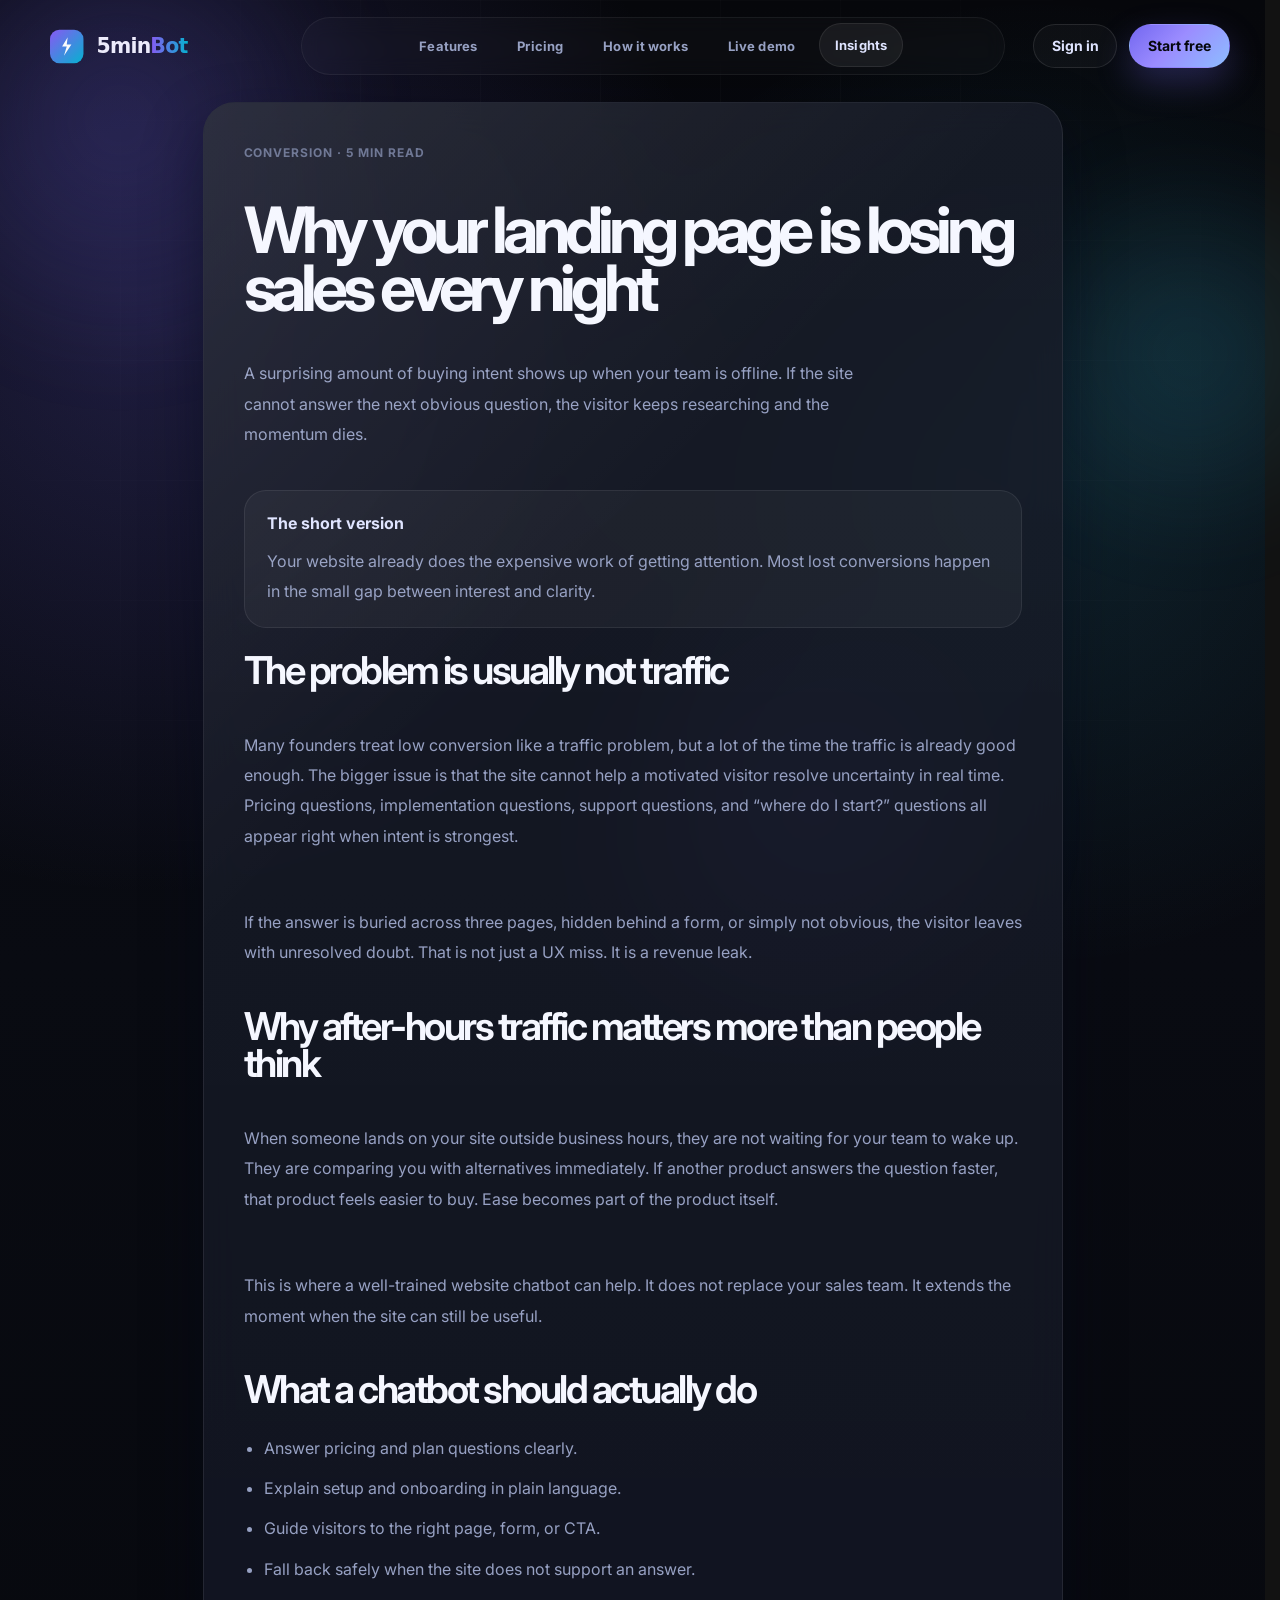
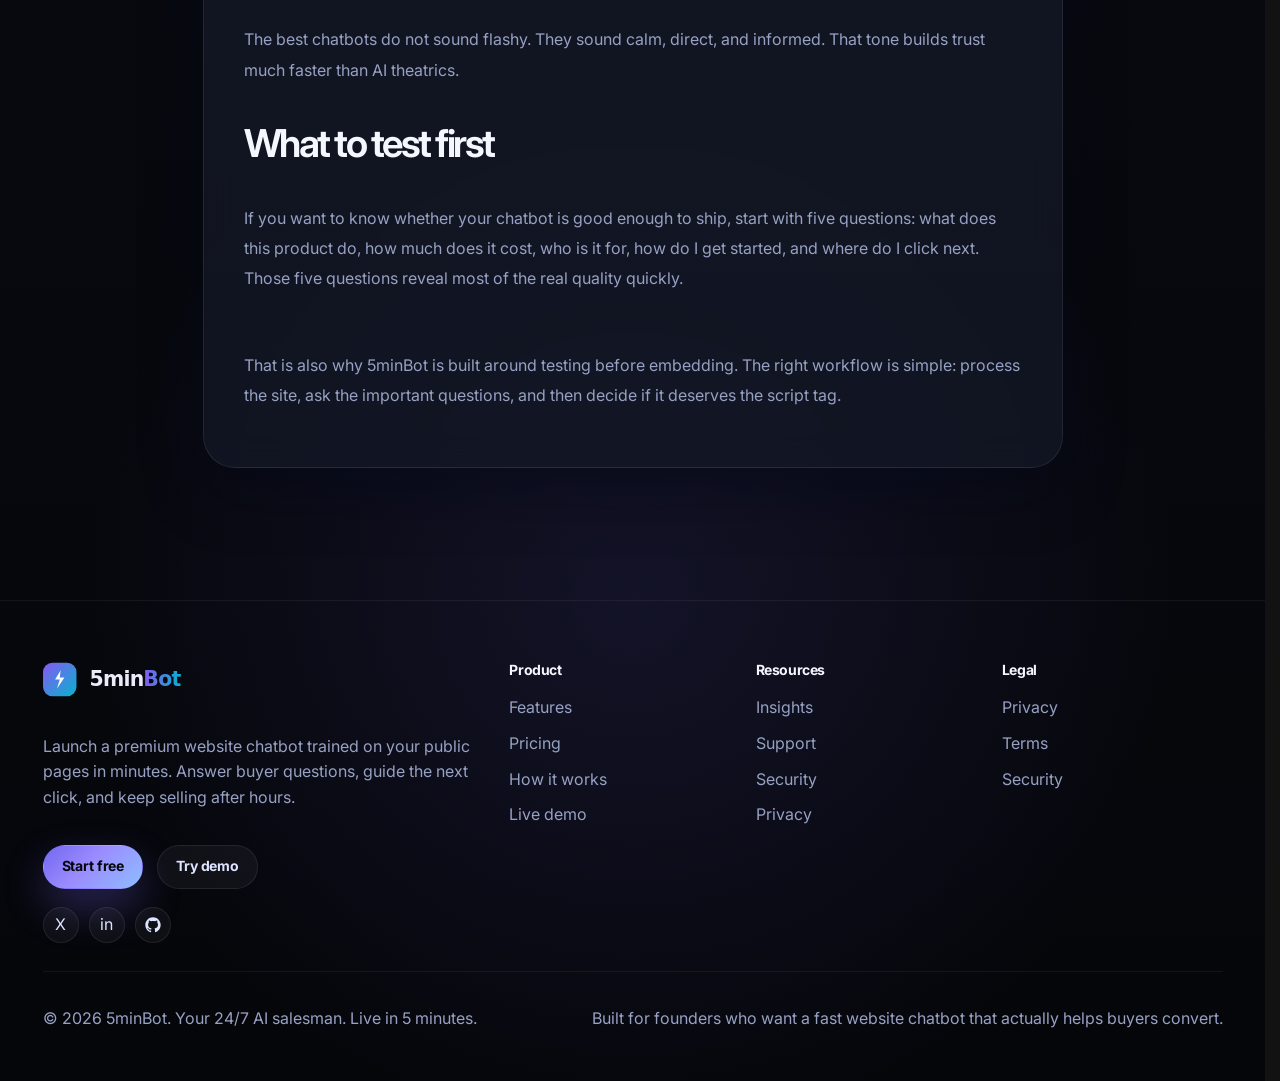
<file: website/blog-ai-salesman.html>
<!DOCTYPE html>
<html lang="en">
<head>
  <meta charset="UTF-8">
  <meta name="viewport" content="width=device-width, initial-scale=1.0">
  <title>Why Your Landing Page Is Losing Sales Every Night | 5minBot</title>
  <meta name="description" content="A concise look at after-hours buyer intent, unanswered questions, and why a website chatbot can recover lost demand.">
  <meta property="og:title" content="Why Your Landing Page Is Losing Sales Every Night | 5minBot">
  <meta property="og:description" content="A practical article on after-hours buyer intent and why unanswered website questions cost conversions.">
  <meta property="og:type" content="article">
  <meta property="og:url" content="https://5minbot.com/blog/ai-salesman">
  <meta property="og:site_name" content="5minBot">
  <link rel="canonical" href="https://5minbot.com/blog/ai-salesman">
  <link rel="icon" type="image/svg+xml" href="/website/favicon.svg">
  <link rel="preconnect" href="https://fonts.googleapis.com">
  <link rel="preconnect" href="https://fonts.gstatic.com" crossorigin>
  <link href="https://fonts.googleapis.com/css2?family=Inter:wght@300;400;500;600;700;800;900&display=swap" rel="stylesheet">
  <link rel="stylesheet" href="/website/styles/main.css">
</head>
<body data-page="blog">
  <div class="site-shell">
    <div class="page-grid"></div><div class="page-orb"></div><div class="page-orb-2"></div><div class="noise"></div>
    <header class="site-nav" data-nav></header>
    <main class="page section">
      <div class="container">
        <div class="article-shell glass-card">
          <article>
            <div class="meta-line">Conversion · 5 min read</div>
            <h1 style="font-size:clamp(2.6rem,5vw,4.6rem);">Why your landing page is losing sales every night</h1>
            <p class="lede">A surprising amount of buying intent shows up when your team is offline. If the site cannot answer the next obvious question, the visitor keeps researching and the momentum dies.</p>
            <div class="article-callout"><strong style="display:block;margin-bottom:10px;color:var(--text-soft);">The short version</strong><p style="margin:0;">Your website already does the expensive work of getting attention. Most lost conversions happen in the small gap between interest and clarity.</p></div>
            <h2>The problem is usually not traffic</h2>
            <p>Many founders treat low conversion like a traffic problem, but a lot of the time the traffic is already good enough. The bigger issue is that the site cannot help a motivated visitor resolve uncertainty in real time. Pricing questions, implementation questions, support questions, and “where do I start?” questions all appear right when intent is strongest.</p>
            <p>If the answer is buried across three pages, hidden behind a form, or simply not obvious, the visitor leaves with unresolved doubt. That is not just a UX miss. It is a revenue leak.</p>
            <h2>Why after-hours traffic matters more than people think</h2>
            <p>When someone lands on your site outside business hours, they are not waiting for your team to wake up. They are comparing you with alternatives immediately. If another product answers the question faster, that product feels easier to buy. Ease becomes part of the product itself.</p>
            <p>This is where a well-trained website chatbot can help. It does not replace your sales team. It extends the moment when the site can still be useful.</p>
            <h2>What a chatbot should actually do</h2>
            <ul>
              <li>Answer pricing and plan questions clearly.</li>
              <li>Explain setup and onboarding in plain language.</li>
              <li>Guide visitors to the right page, form, or CTA.</li>
              <li>Fall back safely when the site does not support an answer.</li>
            </ul>
            <p>The best chatbots do not sound flashy. They sound calm, direct, and informed. That tone builds trust much faster than AI theatrics.</p>
            <h2>What to test first</h2>
            <p>If you want to know whether your chatbot is good enough to ship, start with five questions: what does this product do, how much does it cost, who is it for, how do I get started, and where do I click next. Those five questions reveal most of the real quality quickly.</p>
            <p>That is also why 5minBot is built around testing before embedding. The right workflow is simple: process the site, ask the important questions, and then decide if it deserves the script tag.</p>
          </article>
        </div>
      </div>
    </main>
    <footer class="footer" data-footer></footer>
  </div>
  <script src="/website/js/main.js"></script>
</body>
</html>
</file>
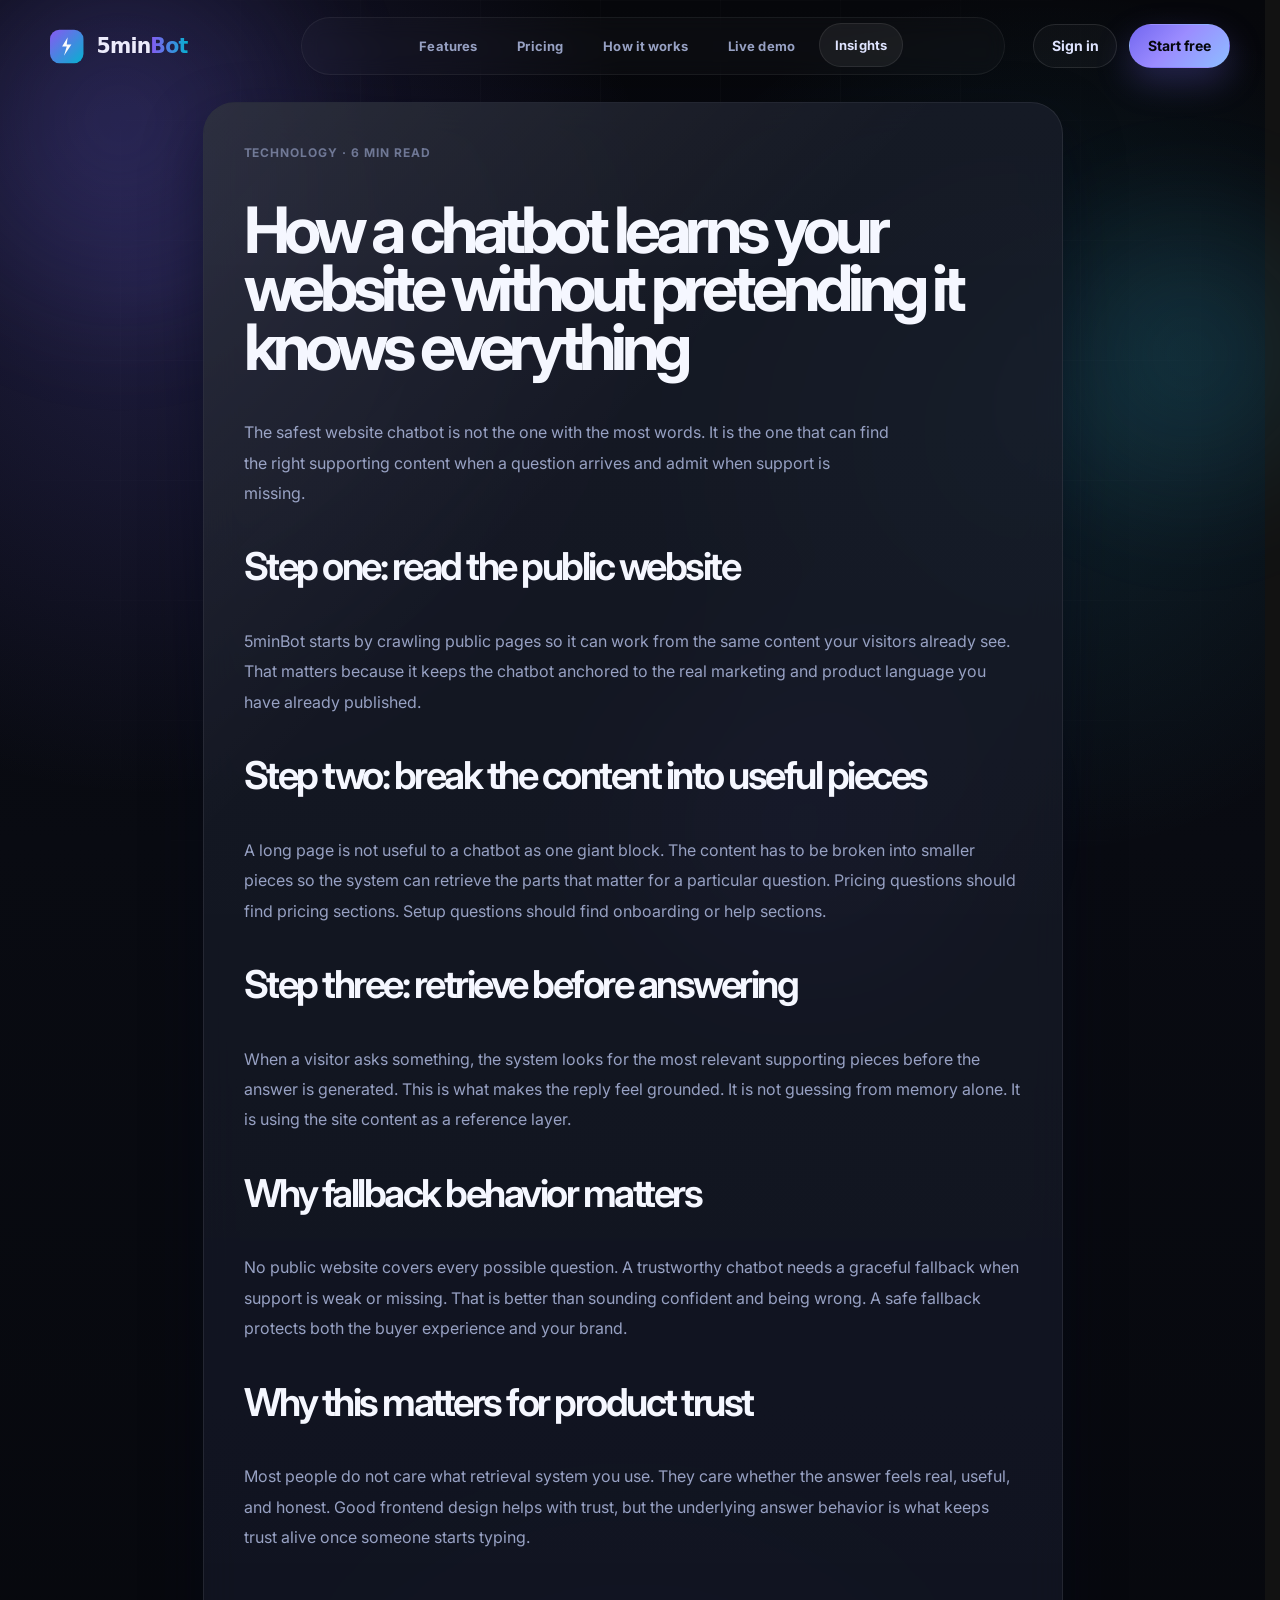
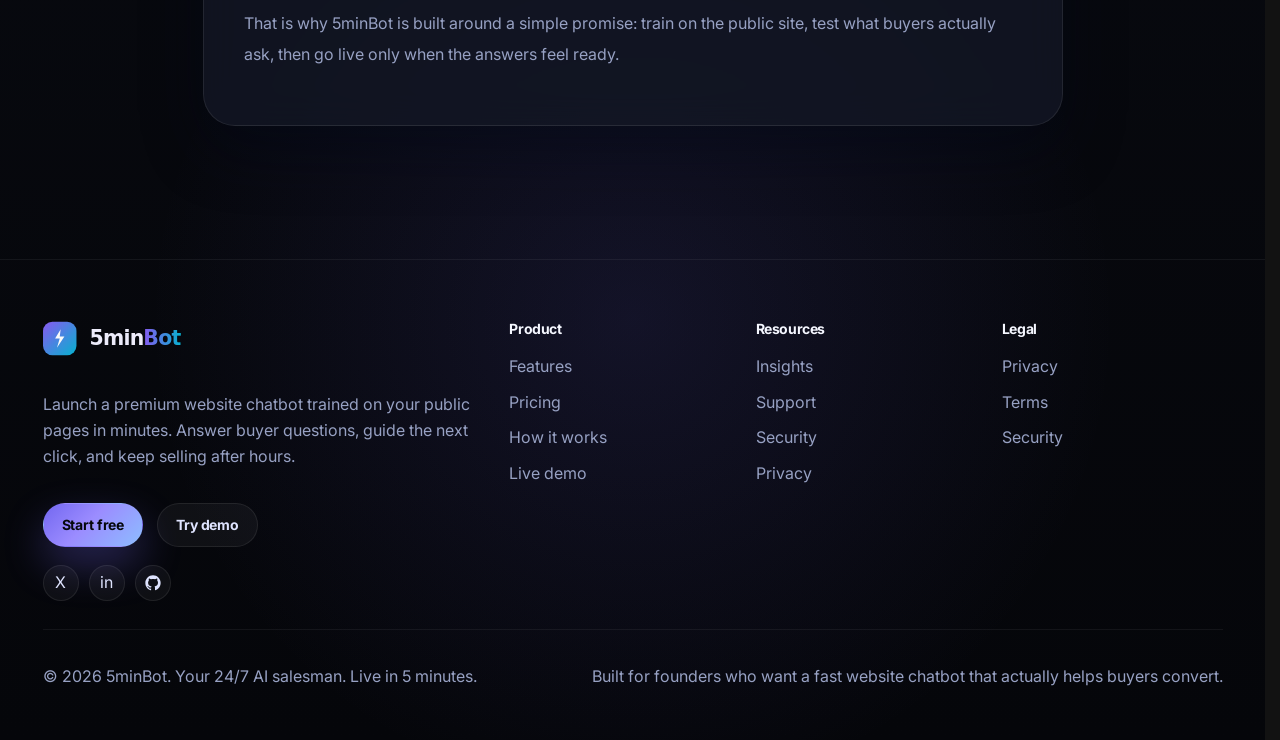
<file: website/blog-ui-layout-ai.html>
<!DOCTYPE html>
<html lang="en">
<head>
  <meta charset="UTF-8">
  <meta name="viewport" content="width=device-width, initial-scale=1.0">
  <title>How a Chatbot Learns Your Website | 5minBot</title>
  <meta name="description" content="A plain-English explanation of how 5minBot crawls, processes, and retrieves website content to answer buyer questions more accurately.">
  <meta property="og:title" content="How a Chatbot Learns Your Website | 5minBot">
  <meta property="og:description" content="Understand how crawling and retrieval help a website chatbot answer from real pages instead of guessing.">
  <meta property="og:type" content="article">
  <meta property="og:url" content="https://5minbot.com/blog/ui-layout-ai">
  <meta property="og:site_name" content="5minBot">
  <link rel="canonical" href="https://5minbot.com/blog/ui-layout-ai">
  <link rel="icon" type="image/svg+xml" href="/website/favicon.svg">
  <link rel="preconnect" href="https://fonts.googleapis.com">
  <link rel="preconnect" href="https://fonts.gstatic.com" crossorigin>
  <link href="https://fonts.googleapis.com/css2?family=Inter:wght@300;400;500;600;700;800;900&display=swap" rel="stylesheet">
  <link rel="stylesheet" href="/website/styles/main.css">
</head>
<body data-page="blog">
  <div class="site-shell">
    <div class="page-grid"></div><div class="page-orb"></div><div class="page-orb-2"></div><div class="noise"></div>
    <header class="site-nav" data-nav></header>
    <main class="page section">
      <div class="container">
        <div class="article-shell glass-card">
          <article>
            <div class="meta-line">Technology · 6 min read</div>
            <h1 style="font-size:clamp(2.6rem,5vw,4.6rem);">How a chatbot learns your website without pretending it knows everything</h1>
            <p class="lede">The safest website chatbot is not the one with the most words. It is the one that can find the right supporting content when a question arrives and admit when support is missing.</p>
            <h2>Step one: read the public website</h2>
            <p>5minBot starts by crawling public pages so it can work from the same content your visitors already see. That matters because it keeps the chatbot anchored to the real marketing and product language you have already published.</p>
            <h2>Step two: break the content into useful pieces</h2>
            <p>A long page is not useful to a chatbot as one giant block. The content has to be broken into smaller pieces so the system can retrieve the parts that matter for a particular question. Pricing questions should find pricing sections. Setup questions should find onboarding or help sections.</p>
            <h2>Step three: retrieve before answering</h2>
            <p>When a visitor asks something, the system looks for the most relevant supporting pieces before the answer is generated. This is what makes the reply feel grounded. It is not guessing from memory alone. It is using the site content as a reference layer.</p>
            <h2>Why fallback behavior matters</h2>
            <p>No public website covers every possible question. A trustworthy chatbot needs a graceful fallback when support is weak or missing. That is better than sounding confident and being wrong. A safe fallback protects both the buyer experience and your brand.</p>
            <h2>Why this matters for product trust</h2>
            <p>Most people do not care what retrieval system you use. They care whether the answer feels real, useful, and honest. Good frontend design helps with trust, but the underlying answer behavior is what keeps trust alive once someone starts typing.</p>
            <p>That is why 5minBot is built around a simple promise: train on the public site, test what buyers actually ask, then go live only when the answers feel ready.</p>
          </article>
        </div>
      </div>
    </main>
    <footer class="footer" data-footer></footer>
  </div>
  <script src="/website/js/main.js"></script>
</body>
</html>
</file>
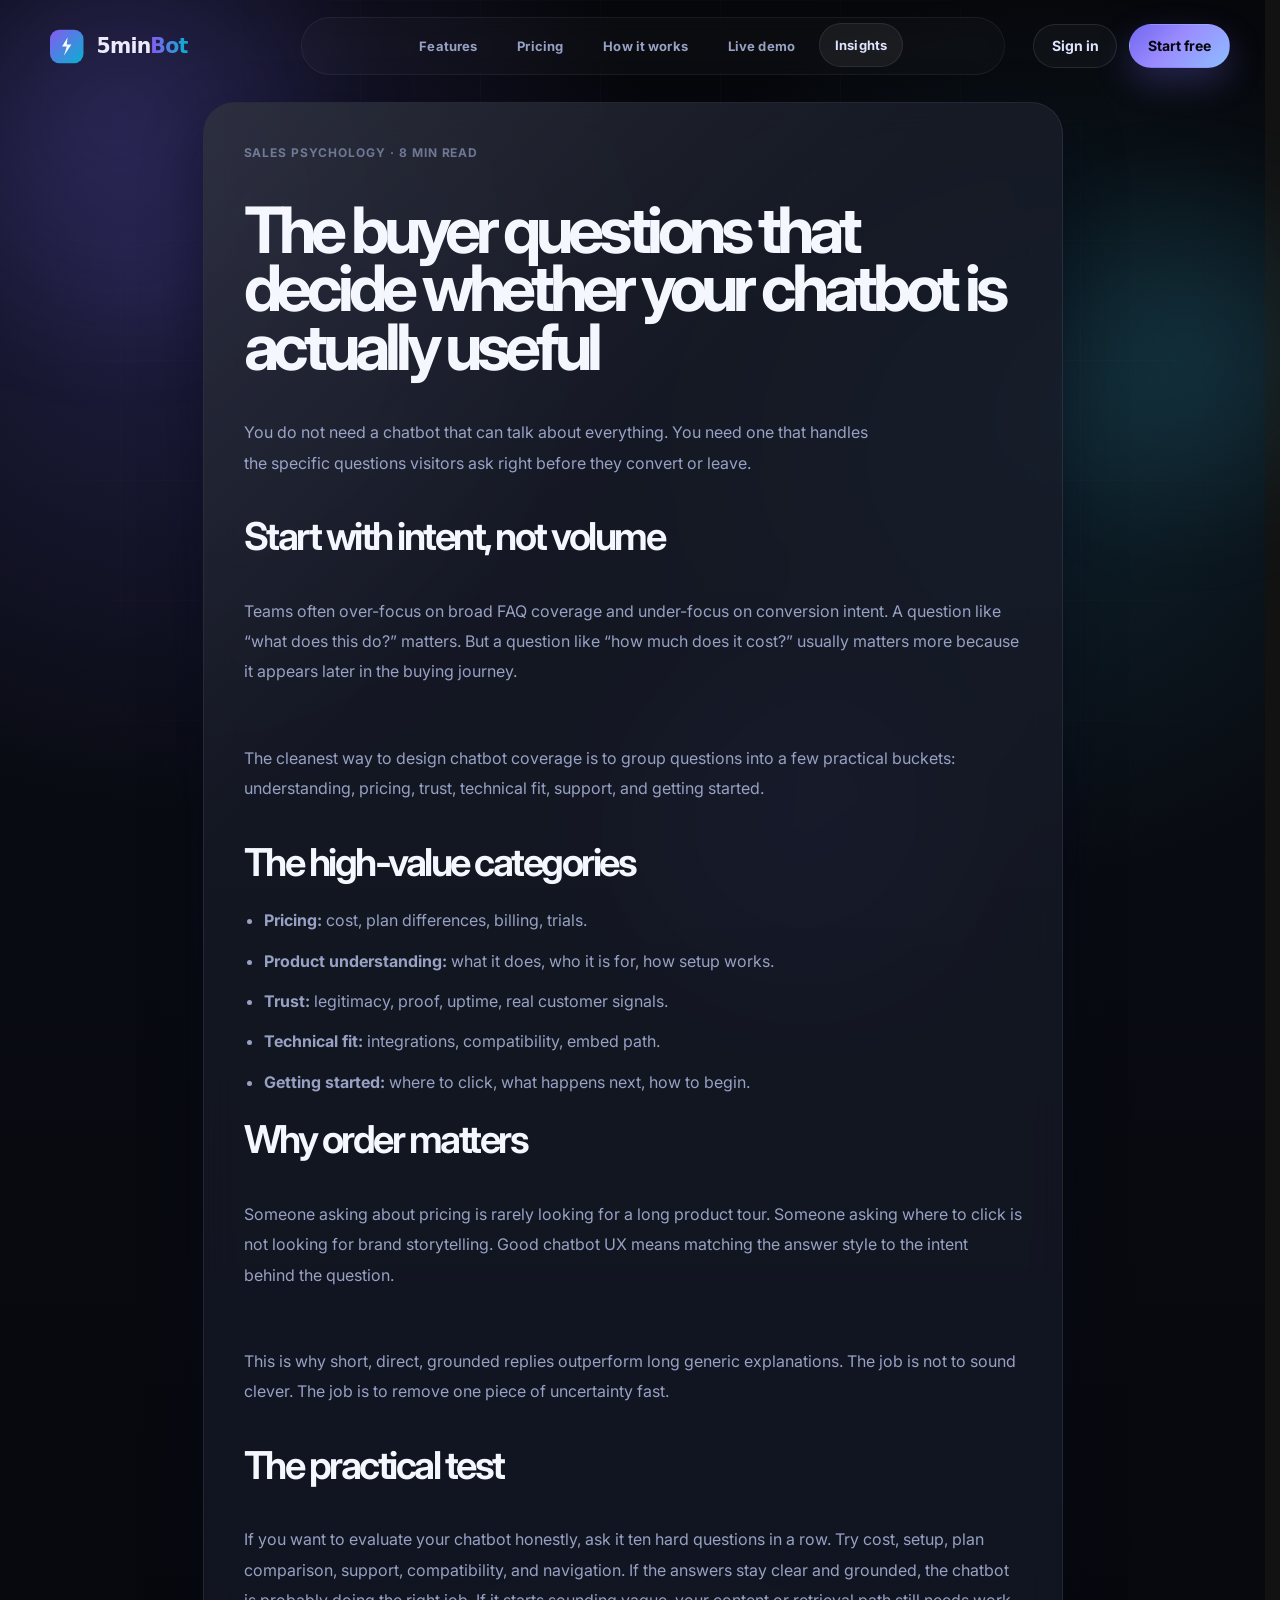
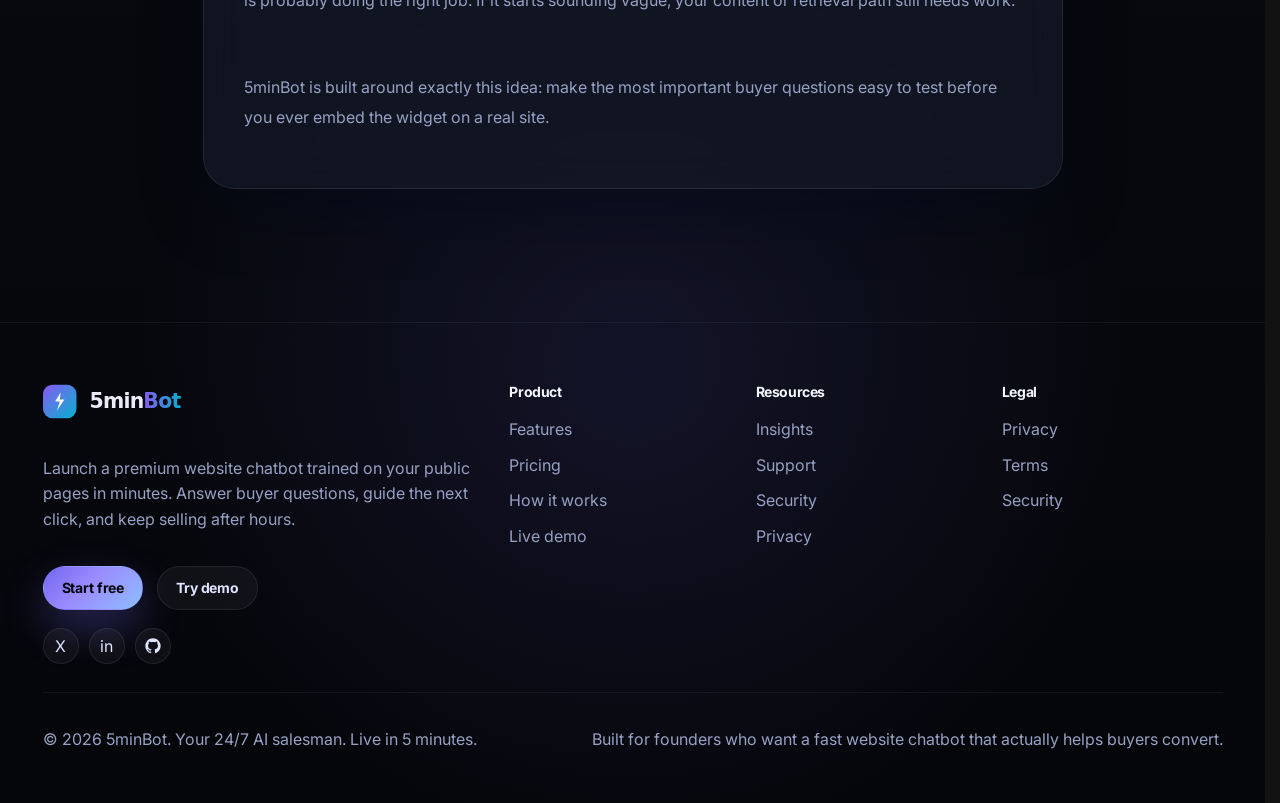
<file: website/blog-visitor-questions.html>
<!DOCTYPE html>
<html lang="en">
<head>
  <meta charset="UTF-8">
  <meta name="viewport" content="width=device-width, initial-scale=1.0">
  <title>The Questions Buyers Ask Before Buying | 5minBot</title>
  <meta name="description" content="A simple framework for the questions buyers ask before they convert, and how a website chatbot should answer them.">
  <meta property="og:title" content="The Questions Buyers Ask Before Buying | 5minBot">
  <meta property="og:description" content="Group buyer questions by intent so your website chatbot can answer them in the order that matters.">
  <meta property="og:type" content="article">
  <meta property="og:url" content="https://5minbot.com/blog/visitor-questions">
  <meta property="og:site_name" content="5minBot">
  <link rel="canonical" href="https://5minbot.com/blog/visitor-questions">
  <link rel="icon" type="image/svg+xml" href="/website/favicon.svg">
  <link rel="preconnect" href="https://fonts.googleapis.com">
  <link rel="preconnect" href="https://fonts.gstatic.com" crossorigin>
  <link href="https://fonts.googleapis.com/css2?family=Inter:wght@300;400;500;600;700;800;900&display=swap" rel="stylesheet">
  <link rel="stylesheet" href="/website/styles/main.css">
</head>
<body data-page="blog">
  <div class="site-shell">
    <div class="page-grid"></div><div class="page-orb"></div><div class="page-orb-2"></div><div class="noise"></div>
    <header class="site-nav" data-nav></header>
    <main class="page section">
      <div class="container">
        <div class="article-shell glass-card">
          <article>
            <div class="meta-line">Sales psychology · 8 min read</div>
            <h1 style="font-size:clamp(2.6rem,5vw,4.6rem);">The buyer questions that decide whether your chatbot is actually useful</h1>
            <p class="lede">You do not need a chatbot that can talk about everything. You need one that handles the specific questions visitors ask right before they convert or leave.</p>
            <h2>Start with intent, not volume</h2>
            <p>Teams often over-focus on broad FAQ coverage and under-focus on conversion intent. A question like “what does this do?” matters. But a question like “how much does it cost?” usually matters more because it appears later in the buying journey.</p>
            <p>The cleanest way to design chatbot coverage is to group questions into a few practical buckets: understanding, pricing, trust, technical fit, support, and getting started.</p>
            <h2>The high-value categories</h2>
            <ul>
              <li><strong>Pricing:</strong> cost, plan differences, billing, trials.</li>
              <li><strong>Product understanding:</strong> what it does, who it is for, how setup works.</li>
              <li><strong>Trust:</strong> legitimacy, proof, uptime, real customer signals.</li>
              <li><strong>Technical fit:</strong> integrations, compatibility, embed path.</li>
              <li><strong>Getting started:</strong> where to click, what happens next, how to begin.</li>
            </ul>
            <h2>Why order matters</h2>
            <p>Someone asking about pricing is rarely looking for a long product tour. Someone asking where to click is not looking for brand storytelling. Good chatbot UX means matching the answer style to the intent behind the question.</p>
            <p>This is why short, direct, grounded replies outperform long generic explanations. The job is not to sound clever. The job is to remove one piece of uncertainty fast.</p>
            <h2>The practical test</h2>
            <p>If you want to evaluate your chatbot honestly, ask it ten hard questions in a row. Try cost, setup, plan comparison, support, compatibility, and navigation. If the answers stay clear and grounded, the chatbot is probably doing the right job. If it starts sounding vague, your content or retrieval path still needs work.</p>
            <p>5minBot is built around exactly this idea: make the most important buyer questions easy to test before you ever embed the widget on a real site.</p>
          </article>
        </div>
      </div>
    </main>
    <footer class="footer" data-footer></footer>
  </div>
  <script src="/website/js/main.js"></script>
</body>
</html>
</file>
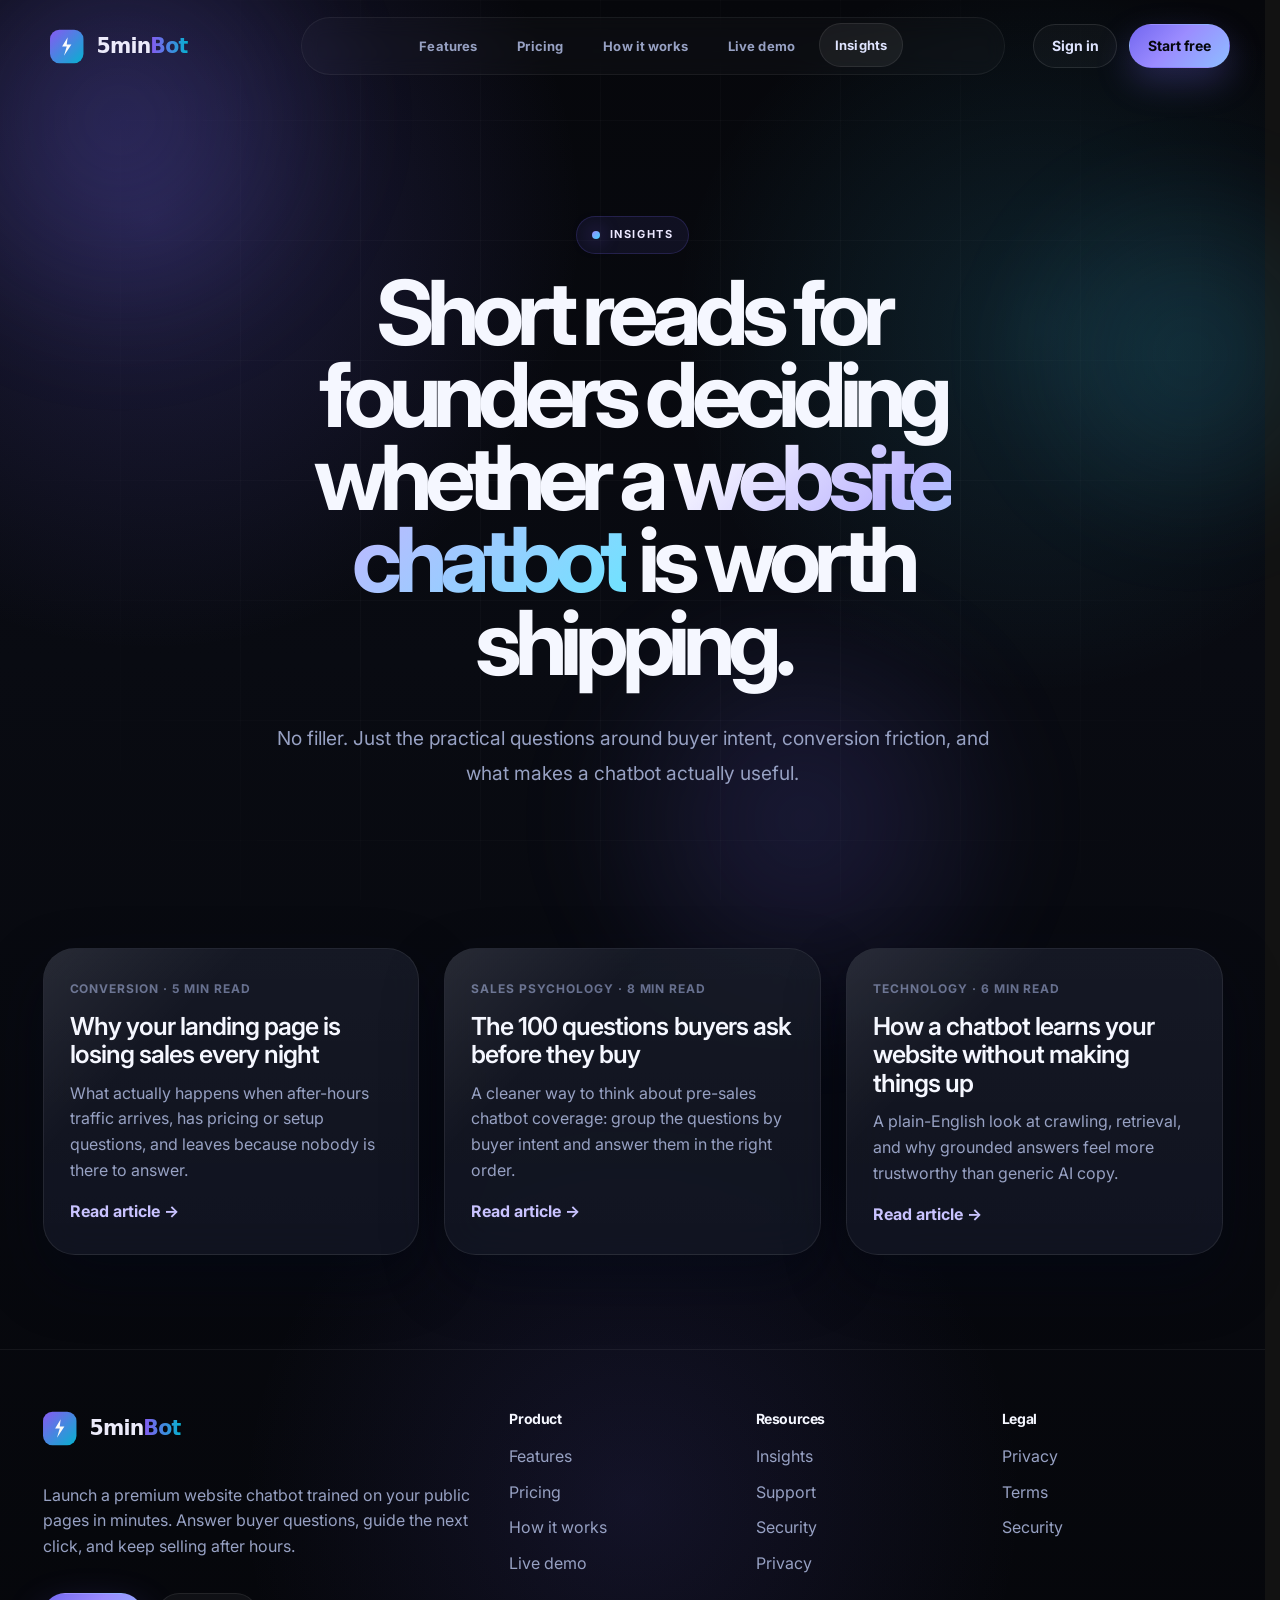
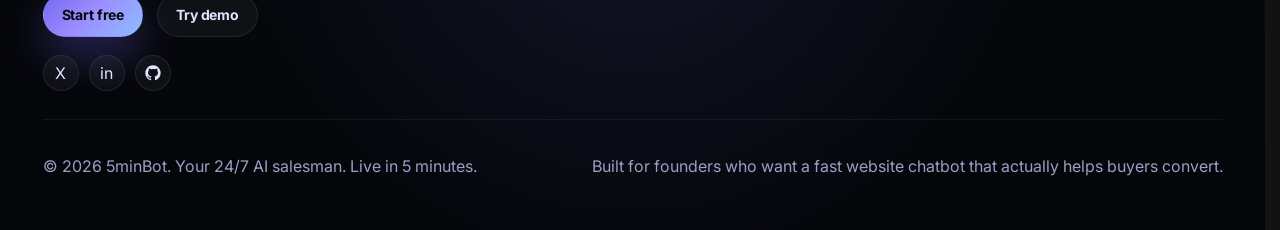
<file: website/blog.html>
<!DOCTYPE html>
<html lang="en">
<head>
  <meta charset="UTF-8">
  <meta name="viewport" content="width=device-width, initial-scale=1.0">
  <title>5minBot Insights</title>
  <meta name="description" content="Read concise articles on website chatbots, buyer questions, and how to launch an AI sales chatbot without slowing down your site.">
  <meta property="og:title" content="5minBot Insights">
  <meta property="og:description" content="Concise articles on AI website chatbots, buyer intent, and practical launch decisions for modern sites.">
  <meta property="og:type" content="website">
  <meta property="og:url" content="https://5minbot.com/blog">
  <meta property="og:site_name" content="5minBot">
  <meta name="theme-color" content="#06070b">
  <link rel="canonical" href="https://5minbot.com/blog">
  <link rel="icon" type="image/svg+xml" href="/website/favicon.svg">
  <link rel="preconnect" href="https://fonts.googleapis.com">
  <link rel="preconnect" href="https://fonts.gstatic.com" crossorigin>
  <link href="https://fonts.googleapis.com/css2?family=Inter:wght@300;400;500;600;700;800;900&display=swap" rel="stylesheet">
  <link rel="stylesheet" href="/website/styles/main.css">
</head>
<body data-page="blog">
  <div class="site-shell">
    <div class="page-grid"></div>
    <div class="page-orb"></div>
    <div class="page-orb-2"></div>
    <div class="noise"></div>
    <header class="site-nav" data-nav></header>
    <main class="page">
      <section class="section pricing-hero">
        <div class="container">
          <div class="section-header centered">
            <span class="eyebrow" data-reveal>Insights</span>
            <h1 data-reveal>Short reads for founders deciding whether a <span class="gradient-text">website chatbot</span> is worth shipping.</h1>
            <p class="lede" data-reveal>No filler. Just the practical questions around buyer intent, conversion friction, and what makes a chatbot actually useful.</p>
          </div>
        </div>
      </section>

      <section class="section-tight">
        <div class="container">
          <div class="blog-grid">
            <article class="blog-card glass-card lift-card" data-reveal>
              <div class="meta-line">Conversion · 5 min read</div>
              <h3>Why your landing page is losing sales every night</h3>
              <p>What actually happens when after-hours traffic arrives, has pricing or setup questions, and leaves because nobody is there to answer.</p>
              <a class="text-link" href="/blog/ai-salesman">Read article →</a>
            </article>
            <article class="blog-card glass-card lift-card" data-reveal>
              <div class="meta-line">Sales psychology · 8 min read</div>
              <h3>The 100 questions buyers ask before they buy</h3>
              <p>A cleaner way to think about pre-sales chatbot coverage: group the questions by buyer intent and answer them in the right order.</p>
              <a class="text-link" href="/blog/visitor-questions">Read article →</a>
            </article>
            <article class="blog-card glass-card lift-card" data-reveal>
              <div class="meta-line">Technology · 6 min read</div>
              <h3>How a chatbot learns your website without making things up</h3>
              <p>A plain-English look at crawling, retrieval, and why grounded answers feel more trustworthy than generic AI copy.</p>
              <a class="text-link" href="/blog/ui-layout-ai">Read article →</a>
            </article>
          </div>
        </div>
      </section>
    </main>
    <footer class="footer" data-footer></footer>
  </div>
  <script src="/website/js/main.js"></script>
</body>
</html>
</file>
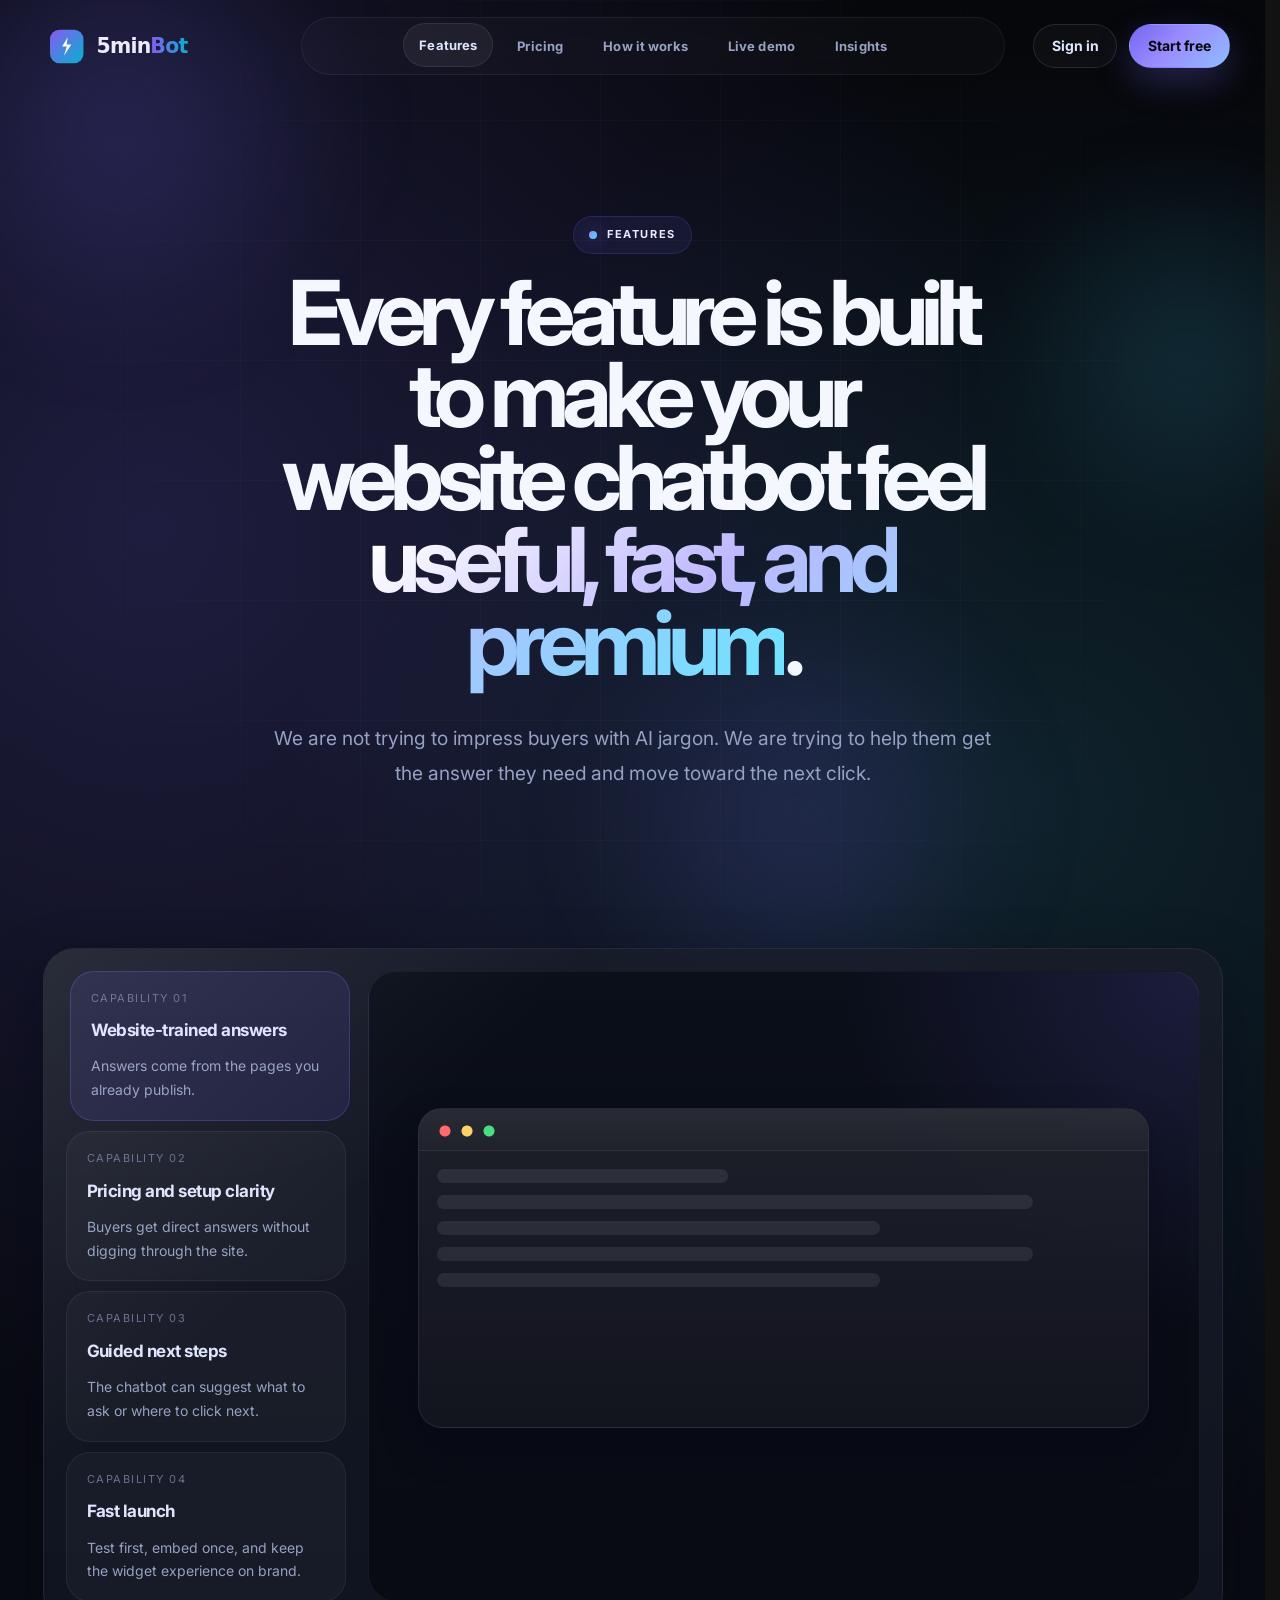
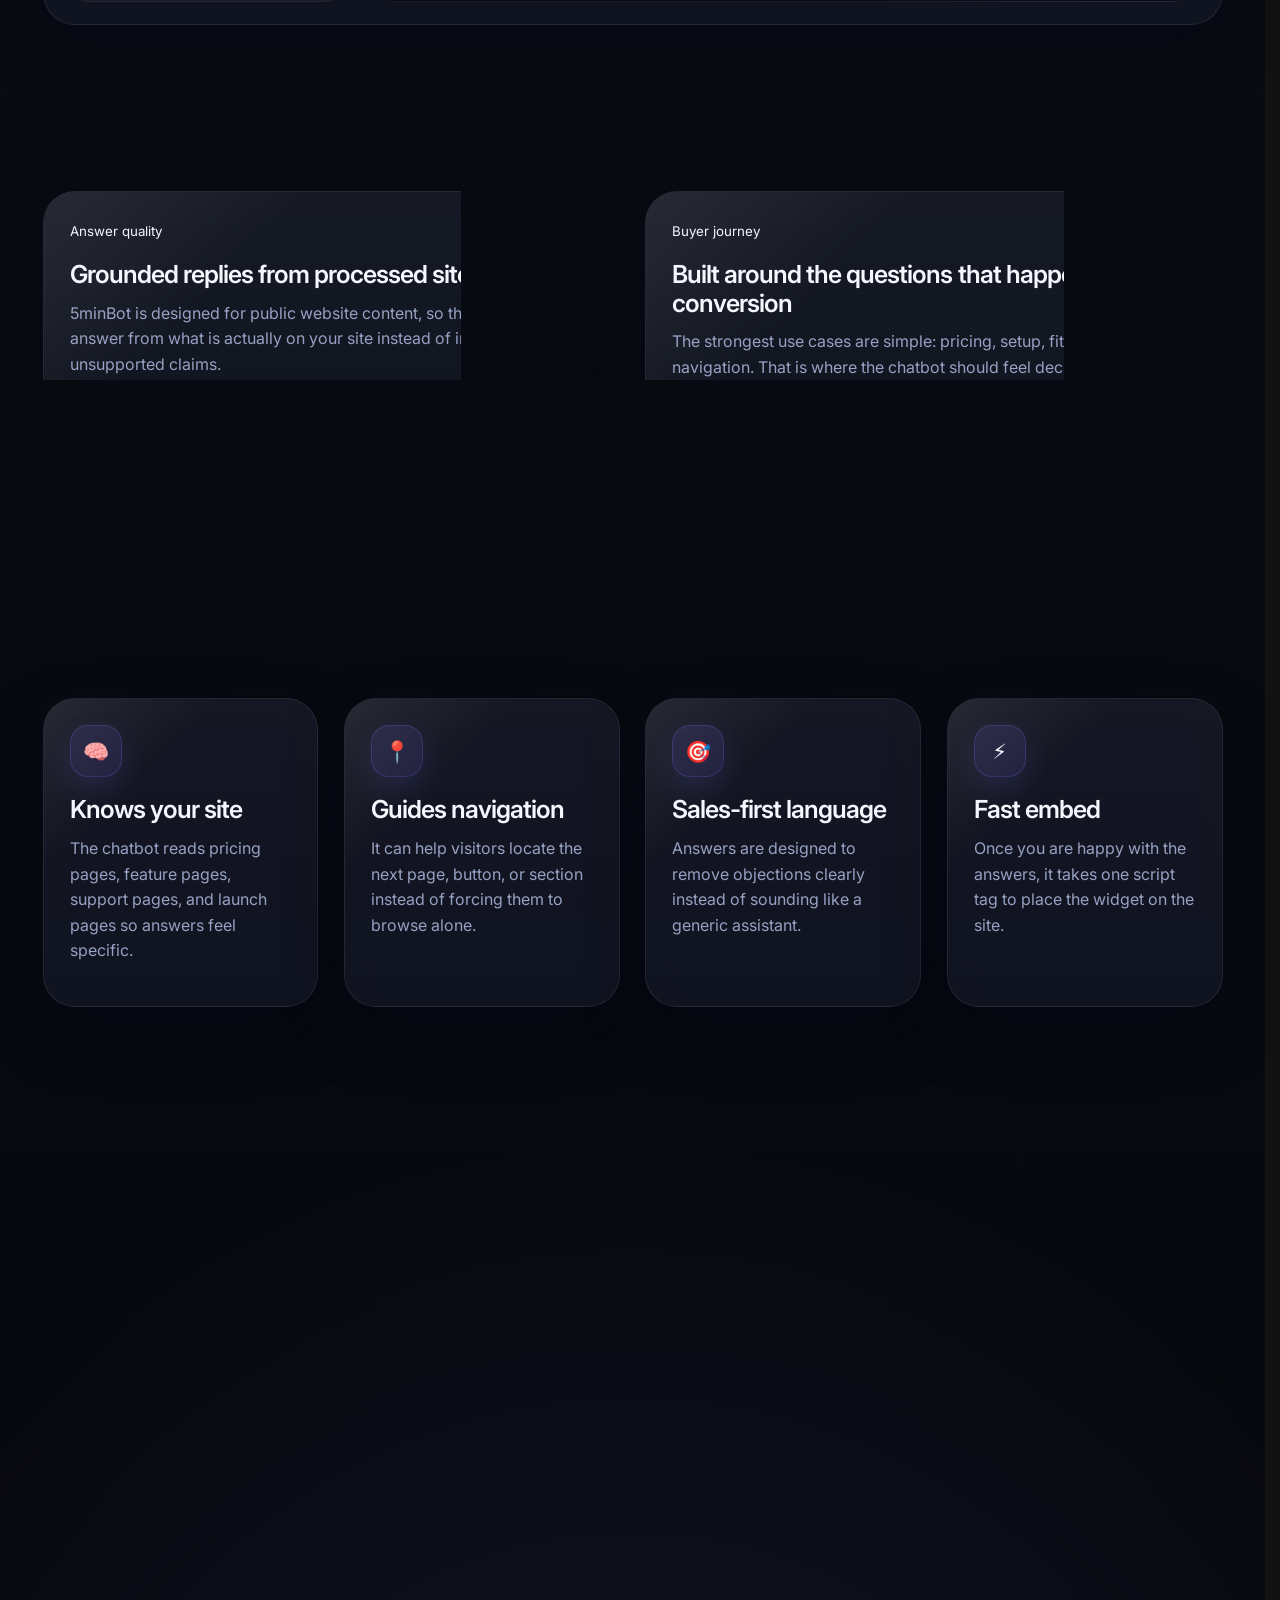
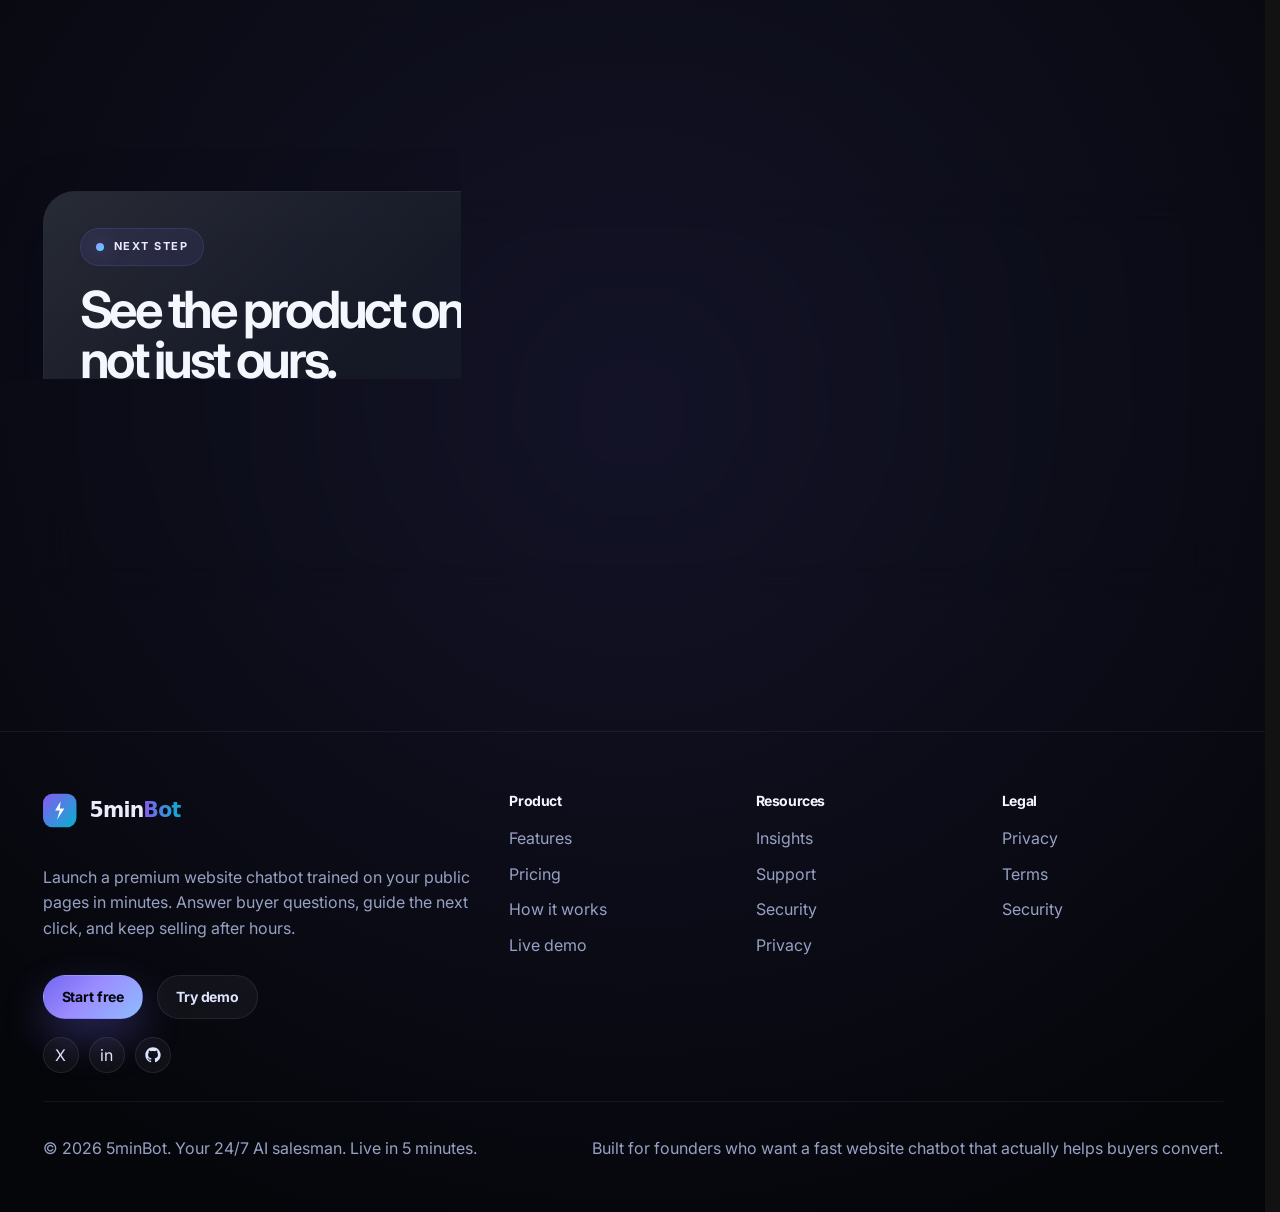
<file: website/features.html>
<!DOCTYPE html>
<html lang="en">
<head>
  <meta charset="UTF-8">
  <meta name="viewport" content="width=device-width, initial-scale=1.0">
  <title>AI Website Chatbot Features | 5minBot</title>
  <meta name="description" content="Explore the premium features behind 5minBot, from website-trained answers and source-backed replies to UI guidance and fast embed.">
  <meta property="og:title" content="AI Website Chatbot Features | 5minBot">
  <meta property="og:description" content="See how 5minBot turns your public website into a fast, helpful, sales-ready chatbot experience.">
  <meta property="og:type" content="website">
  <meta property="og:url" content="https://5minbot.com/features">
  <meta property="og:site_name" content="5minBot">
  <meta name="theme-color" content="#06070b">
  <link rel="canonical" href="https://5minbot.com/features">
  <link rel="icon" type="image/svg+xml" href="/website/favicon.svg">
  <link rel="preconnect" href="https://fonts.googleapis.com">
  <link rel="preconnect" href="https://fonts.gstatic.com" crossorigin>
  <link href="https://fonts.googleapis.com/css2?family=Inter:wght@300;400;500;600;700;800;900&display=swap" rel="stylesheet">
  <link rel="stylesheet" href="/website/styles/main.css">
</head>
<body data-page="features">
  <div class="site-shell">
    <div class="page-grid"></div>
    <div class="page-orb"></div>
    <div class="page-orb-2"></div>
    <div class="noise"></div>
    <header class="site-nav" data-nav></header>

    <main class="page">
      <section class="section pricing-hero">
        <div class="container">
          <div class="section-header centered">
            <span class="eyebrow" data-reveal>Features</span>
            <h1 data-reveal>Every feature is built to make your website chatbot feel <span class="gradient-text">useful, fast, and premium</span>.</h1>
            <p class="lede" data-reveal>We are not trying to impress buyers with AI jargon. We are trying to help them get the answer they need and move toward the next click.</p>
          </div>
        </div>
      </section>

      <section class="section-tight">
        <div class="container">
          <div class="glass-card showcase-shell lift-card" data-showcase data-reveal>
            <div class="showcase-nav">
              <button class="showcase-tab" type="button" data-showcase-tab>
                <span class="showcase-step">Capability 01</span>
                <strong>Website-trained answers</strong>
                <p>Answers come from the pages you already publish.</p>
              </button>
              <button class="showcase-tab" type="button" data-showcase-tab>
                <span class="showcase-step">Capability 02</span>
                <strong>Pricing and setup clarity</strong>
                <p>Buyers get direct answers without digging through the site.</p>
              </button>
              <button class="showcase-tab" type="button" data-showcase-tab>
                <span class="showcase-step">Capability 03</span>
                <strong>Guided next steps</strong>
                <p>The chatbot can suggest what to ask or where to click next.</p>
              </button>
              <button class="showcase-tab" type="button" data-showcase-tab>
                <span class="showcase-step">Capability 04</span>
                <strong>Fast launch</strong>
                <p>Test first, embed once, and keep the widget experience on brand.</p>
              </button>
            </div>
            <div class="showcase-stage">
              <div class="showcase-panel" data-showcase-panel>
                <div class="screen-grid">
                  <div class="screen-shot shot-wide">
                    <div class="content ui-lines">
                      <div class="ui-line short"></div>
                      <div class="ui-line long"></div>
                      <div class="ui-line medium"></div>
                      <div class="ui-line long"></div>
                      <div class="ui-line medium"></div>
                    </div>
                  </div>
                </div>
              </div>
              <div class="showcase-panel" data-showcase-panel>
                <div class="screen-grid">
                  <div class="screen-shot shot-wide">
                    <div class="content chat-stack">
                      <div class="bubble-line user">What does Growth cost?</div>
                      <div class="bubble-line bot">Growth is $29/month and includes 5 websites, 5,000 AI conversations, and priority support.</div>
                      <div class="chip-row">
                        <span class="chip">What is included?</span>
                        <span class="chip">Can I start free?</span>
                      </div>
                    </div>
                  </div>
                </div>
              </div>
              <div class="showcase-panel" data-showcase-panel>
                <div class="screen-grid">
                  <div class="screen-shot shot-one">
                    <div class="content list-stack">
                      <div class="list-row long"></div>
                      <div class="list-row medium"></div>
                      <div class="list-row long"></div>
                    </div>
                  </div>
                  <div class="screen-shot shot-two">
                    <div class="content metric-bars">
                      <div class="metric-line long"></div>
                      <div class="metric-line medium"></div>
                      <div class="metric-line short"></div>
                      <div class="metric-line long"></div>
                    </div>
                  </div>
                </div>
              </div>
              <div class="showcase-panel" data-showcase-panel>
                <div class="screen-grid">
                  <div class="screen-shot shot-wide">
                    <div class="content chart-stack">
                      <div class="chart-bar"></div>
                      <div class="chart-bar"></div>
                      <div class="chart-bar"></div>
                      <div class="chart-bar"></div>
                    </div>
                  </div>
                </div>
              </div>
            </div>
          </div>
        </div>
      </section>

      <section class="section">
        <div class="container">
          <div class="doc-grid">
            <article class="doc-card glass-card lift-card" data-reveal>
              <small>Answer quality</small>
              <h3 style="margin-top:16px;">Grounded replies from processed site content</h3>
              <p>5minBot is designed for public website content, so the chatbot can answer from what is actually on your site instead of inventing unsupported claims.</p>
              <ul class="check-list">
                <li>Trained on public pages</li>
                <li>Source chip support when available</li>
                <li>Safe fallback when support is missing</li>
              </ul>
            </article>
            <article class="doc-card glass-card lift-card" data-reveal>
              <small>Buyer journey</small>
              <h3 style="margin-top:16px;">Built around the questions that happen before conversion</h3>
              <p>The strongest use cases are simple: pricing, setup, fit, support, and navigation. That is where the chatbot should feel decisive and helpful.</p>
              <ul class="check-list">
                <li>Pricing-aware prompts</li>
                <li>Setup and onboarding clarity</li>
                <li>“Where do I click?” guidance</li>
              </ul>
            </article>
          </div>
        </div>
      </section>

      <section class="section-tight">
        <div class="container">
          <div class="four-up-grid">
            <article class="feature-card glass-card lift-card" data-reveal>
              <div class="icon-badge">🧠</div>
              <h3>Knows your site</h3>
              <p>The chatbot reads pricing pages, feature pages, support pages, and launch pages so answers feel specific.</p>
            </article>
            <article class="feature-card glass-card lift-card" data-reveal>
              <div class="icon-badge">📍</div>
              <h3>Guides navigation</h3>
              <p>It can help visitors locate the next page, button, or section instead of forcing them to browse alone.</p>
            </article>
            <article class="feature-card glass-card lift-card" data-reveal>
              <div class="icon-badge">🎯</div>
              <h3>Sales-first language</h3>
              <p>Answers are designed to remove objections clearly instead of sounding like a generic assistant.</p>
            </article>
            <article class="feature-card glass-card lift-card" data-reveal>
              <div class="icon-badge">⚡</div>
              <h3>Fast embed</h3>
              <p>Once you are happy with the answers, it takes one script tag to place the widget on the site.</p>
            </article>
          </div>
        </div>
      </section>

      <section class="section">
        <div class="container">
          <div class="section-header centered">
            <span class="eyebrow" data-reveal>Use cases</span>
            <h2 data-reveal>Different websites, same job: help visitors decide faster.</h2>
          </div>
          <div class="use-case-grid">
            <article class="use-case-card glass-card lift-card" data-reveal>
              <h3>SaaS websites</h3>
              <p>Handle pricing questions, onboarding questions, plan comparisons, and “where do I start?” moments without forcing buyers into a sales call.</p>
            </article>
            <article class="use-case-card glass-card lift-card" data-reveal>
              <h3>Agencies</h3>
              <p>Let visitors self-serve through services, project fit, timelines, and contact intent before they book.</p>
            </article>
            <article class="use-case-card glass-card lift-card" data-reveal>
              <h3>Marketing sites</h3>
              <p>Answer objections after hours, keep people engaged, and direct them to signup, pricing, or demo pages faster.</p>
            </article>
          </div>
        </div>
      </section>

      <section class="section">
        <div class="container">
          <div class="final-cta glass-card lift-card" data-reveal>
            <div class="section-header" style="margin-bottom:0;">
              <span class="eyebrow">Next step</span>
              <h2>See the product on your own site, not just ours.</h2>
              <p>Train 5minBot on one public URL, test the buyer questions that matter, and then decide whether it deserves the embed script.</p>
            </div>
            <div class="button-row">
              <a class="button button-primary" href="/dashboard?onboarding=1">Start free</a>
              <a class="button button-secondary" href="/demo">Try the live demo</a>
            </div>
          </div>
        </div>
      </section>
    </main>

    <footer class="footer" data-footer></footer>
  </div>
  <script src="/website/js/main.js"></script>
</body>
</html>
</file>
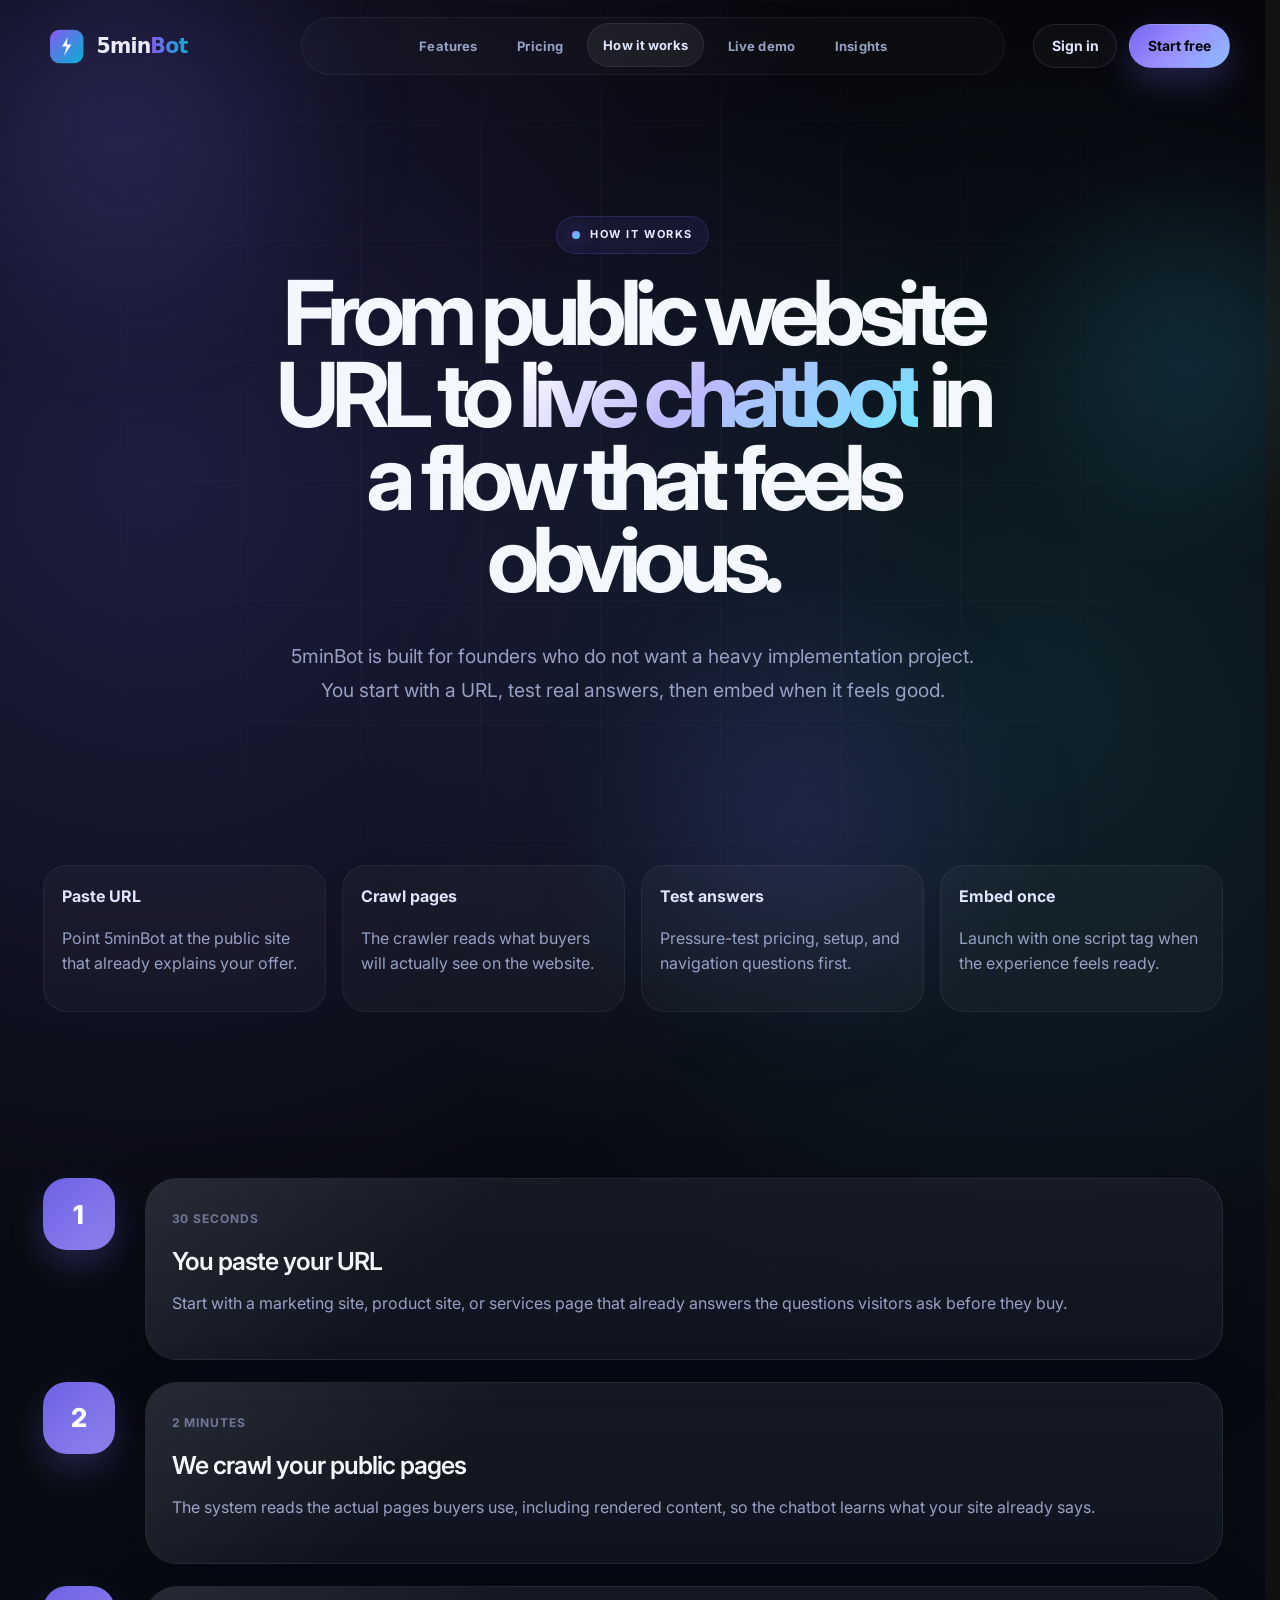
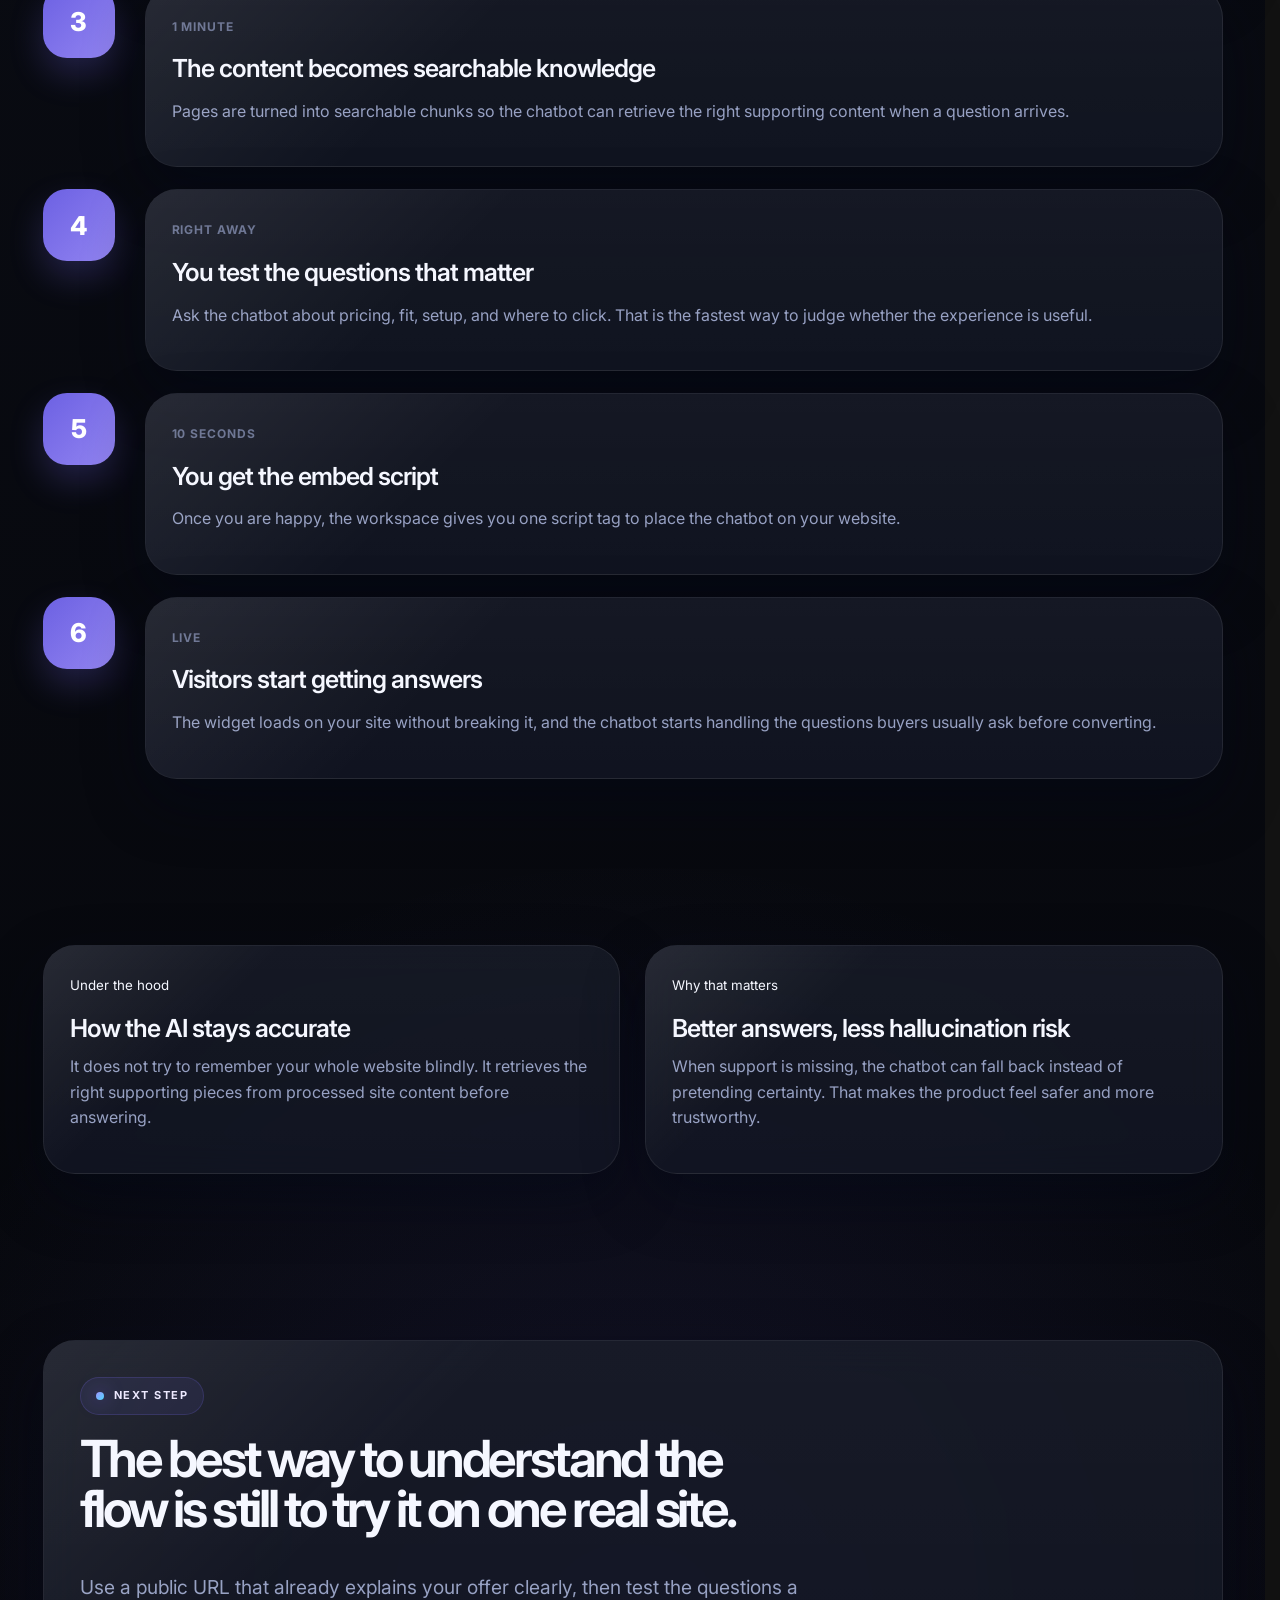
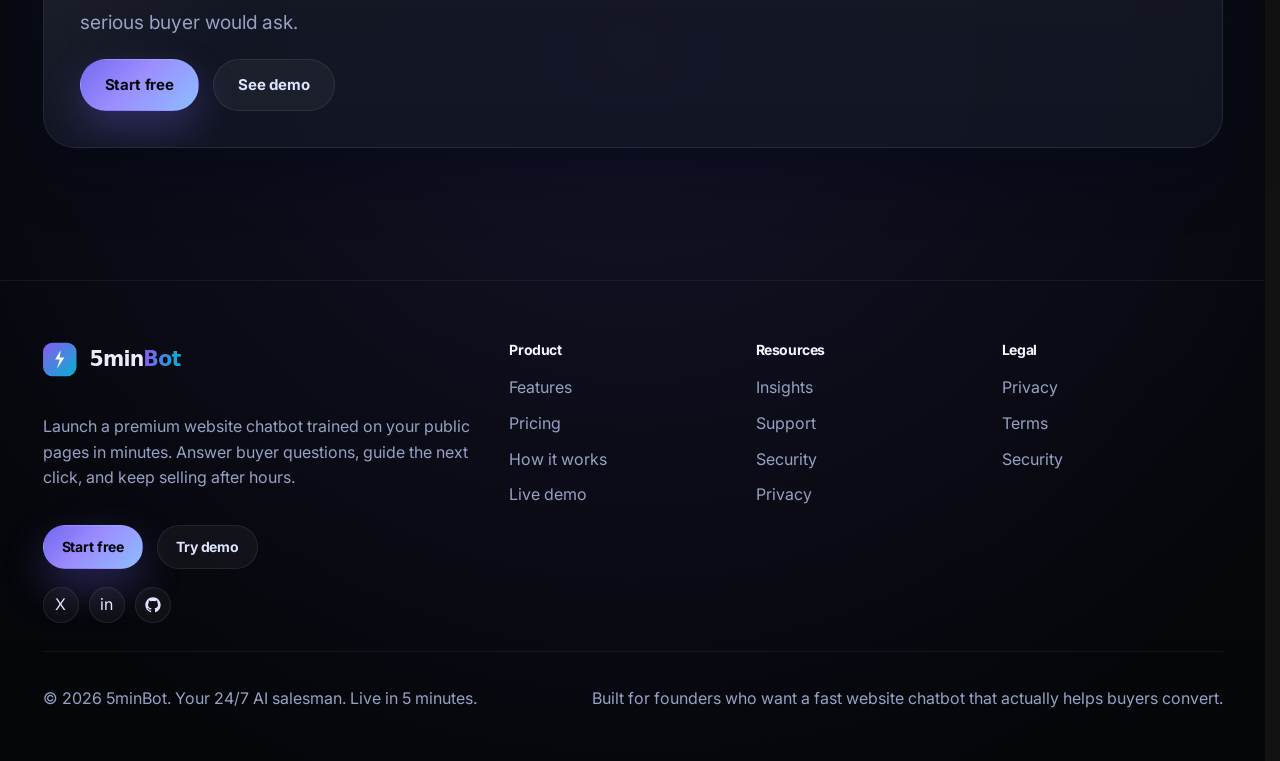
<file: website/how-it-works.html>
<!DOCTYPE html>
<html lang="en">
<head>
  <meta charset="UTF-8">
  <meta name="viewport" content="width=device-width, initial-scale=1.0">
  <title>How to Add a Chatbot to Your Website | 5minBot</title>
  <meta name="description" content="See how 5minBot turns a public website into a live AI chatbot in minutes, from URL crawl to test chat to embed script.">
  <meta property="og:title" content="How to Add a Chatbot to Your Website | 5minBot">
  <meta property="og:description" content="Understand the 5minBot flow from crawl to live embed, in plain language that helps you decide quickly.">
  <meta property="og:type" content="website">
  <meta property="og:url" content="https://5minbot.com/how-it-works">
  <meta property="og:site_name" content="5minBot">
  <meta name="theme-color" content="#06070b">
  <link rel="canonical" href="https://5minbot.com/how-it-works">
  <link rel="icon" type="image/svg+xml" href="/website/favicon.svg">
  <link rel="preconnect" href="https://fonts.googleapis.com">
  <link rel="preconnect" href="https://fonts.gstatic.com" crossorigin>
  <link href="https://fonts.googleapis.com/css2?family=Inter:wght@300;400;500;600;700;800;900&display=swap" rel="stylesheet">
  <link rel="stylesheet" href="/website/styles/main.css">
</head>
<body data-page="how-it-works">
  <div class="site-shell">
    <div class="page-grid"></div>
    <div class="page-orb"></div>
    <div class="page-orb-2"></div>
    <div class="noise"></div>
    <header class="site-nav" data-nav></header>

    <main class="page">
      <section class="section pricing-hero">
        <div class="container">
          <div class="section-header centered">
            <span class="eyebrow" data-reveal>How it works</span>
            <h1 data-reveal>From public website URL to <span class="gradient-text">live chatbot</span> in a flow that feels obvious.</h1>
            <p class="lede" data-reveal>5minBot is built for founders who do not want a heavy implementation project. You start with a URL, test real answers, then embed when it feels good.</p>
          </div>
        </div>
      </section>

      <section class="section-tight">
        <div class="container">
          <div class="process-rail" data-reveal>
            <div class="rail-card"><strong>Paste URL</strong><p>Point 5minBot at the public site that already explains your offer.</p></div>
            <div class="rail-card"><strong>Crawl pages</strong><p>The crawler reads what buyers will actually see on the website.</p></div>
            <div class="rail-card"><strong>Test answers</strong><p>Pressure-test pricing, setup, and navigation questions first.</p></div>
            <div class="rail-card"><strong>Embed once</strong><p>Launch with one script tag when the experience feels ready.</p></div>
          </div>
        </div>
      </section>

      <section class="section">
        <div class="container">
          <div class="timeline-grid">
            <div class="timeline-row" data-reveal>
              <div class="timeline-index">1</div>
              <article class="timeline-card glass-card lift-card">
                <small>30 seconds</small>
                <h3 style="margin-top:16px;">You paste your URL</h3>
                <p>Start with a marketing site, product site, or services page that already answers the questions visitors ask before they buy.</p>
              </article>
            </div>
            <div class="timeline-row" data-reveal>
              <div class="timeline-index">2</div>
              <article class="timeline-card glass-card lift-card">
                <small>2 minutes</small>
                <h3 style="margin-top:16px;">We crawl your public pages</h3>
                <p>The system reads the actual pages buyers use, including rendered content, so the chatbot learns what your site already says.</p>
              </article>
            </div>
            <div class="timeline-row" data-reveal>
              <div class="timeline-index">3</div>
              <article class="timeline-card glass-card lift-card">
                <small>1 minute</small>
                <h3 style="margin-top:16px;">The content becomes searchable knowledge</h3>
                <p>Pages are turned into searchable chunks so the chatbot can retrieve the right supporting content when a question arrives.</p>
              </article>
            </div>
            <div class="timeline-row" data-reveal>
              <div class="timeline-index">4</div>
              <article class="timeline-card glass-card lift-card">
                <small>Right away</small>
                <h3 style="margin-top:16px;">You test the questions that matter</h3>
                <p>Ask the chatbot about pricing, fit, setup, and where to click. That is the fastest way to judge whether the experience is useful.</p>
              </article>
            </div>
            <div class="timeline-row" data-reveal>
              <div class="timeline-index">5</div>
              <article class="timeline-card glass-card lift-card">
                <small>10 seconds</small>
                <h3 style="margin-top:16px;">You get the embed script</h3>
                <p>Once you are happy, the workspace gives you one script tag to place the chatbot on your website.</p>
              </article>
            </div>
            <div class="timeline-row" data-reveal>
              <div class="timeline-index">6</div>
              <article class="timeline-card glass-card lift-card">
                <small>Live</small>
                <h3 style="margin-top:16px;">Visitors start getting answers</h3>
                <p>The widget loads on your site without breaking it, and the chatbot starts handling the questions buyers usually ask before converting.</p>
              </article>
            </div>
          </div>
        </div>
      </section>

      <section class="section-tight">
        <div class="container">
          <div class="doc-grid">
            <article class="doc-card glass-card lift-card" data-reveal>
              <small>Under the hood</small>
              <h3 style="margin-top:16px;">How the AI stays accurate</h3>
              <p>It does not try to remember your whole website blindly. It retrieves the right supporting pieces from processed site content before answering.</p>
            </article>
            <article class="doc-card glass-card lift-card" data-reveal>
              <small>Why that matters</small>
              <h3 style="margin-top:16px;">Better answers, less hallucination risk</h3>
              <p>When support is missing, the chatbot can fall back instead of pretending certainty. That makes the product feel safer and more trustworthy.</p>
            </article>
          </div>
        </div>
      </section>

      <section class="section">
        <div class="container">
          <div class="final-cta glass-card lift-card" data-reveal>
            <div class="section-header" style="margin-bottom:0;">
              <span class="eyebrow">Next step</span>
              <h2>The best way to understand the flow is still to try it on one real site.</h2>
              <p>Use a public URL that already explains your offer clearly, then test the questions a serious buyer would ask.</p>
            </div>
            <div class="button-row">
              <a class="button button-primary" href="/dashboard?onboarding=1">Start free</a>
              <a class="button button-secondary" href="/demo">See demo</a>
            </div>
          </div>
        </div>
      </section>
    </main>

    <footer class="footer" data-footer></footer>
  </div>
  <script src="/website/js/main.js"></script>
</body>
</html>
</file>
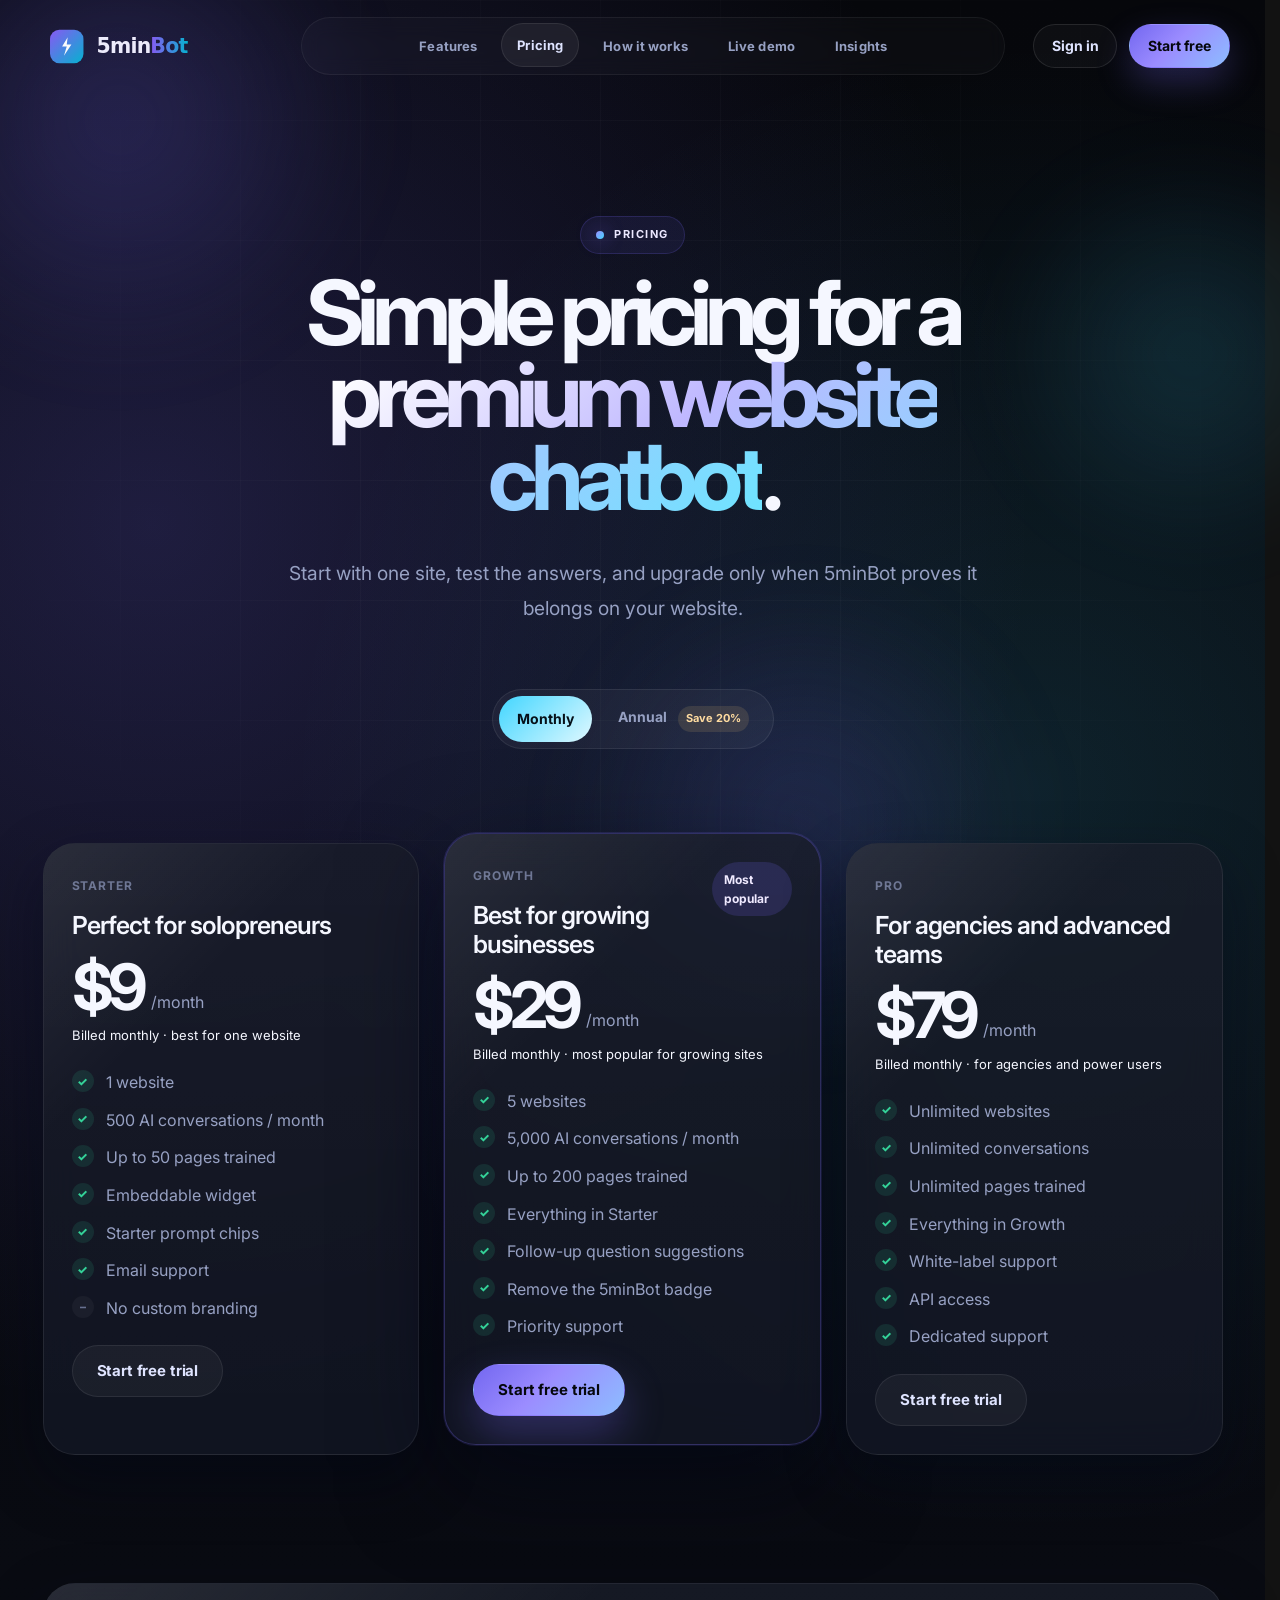
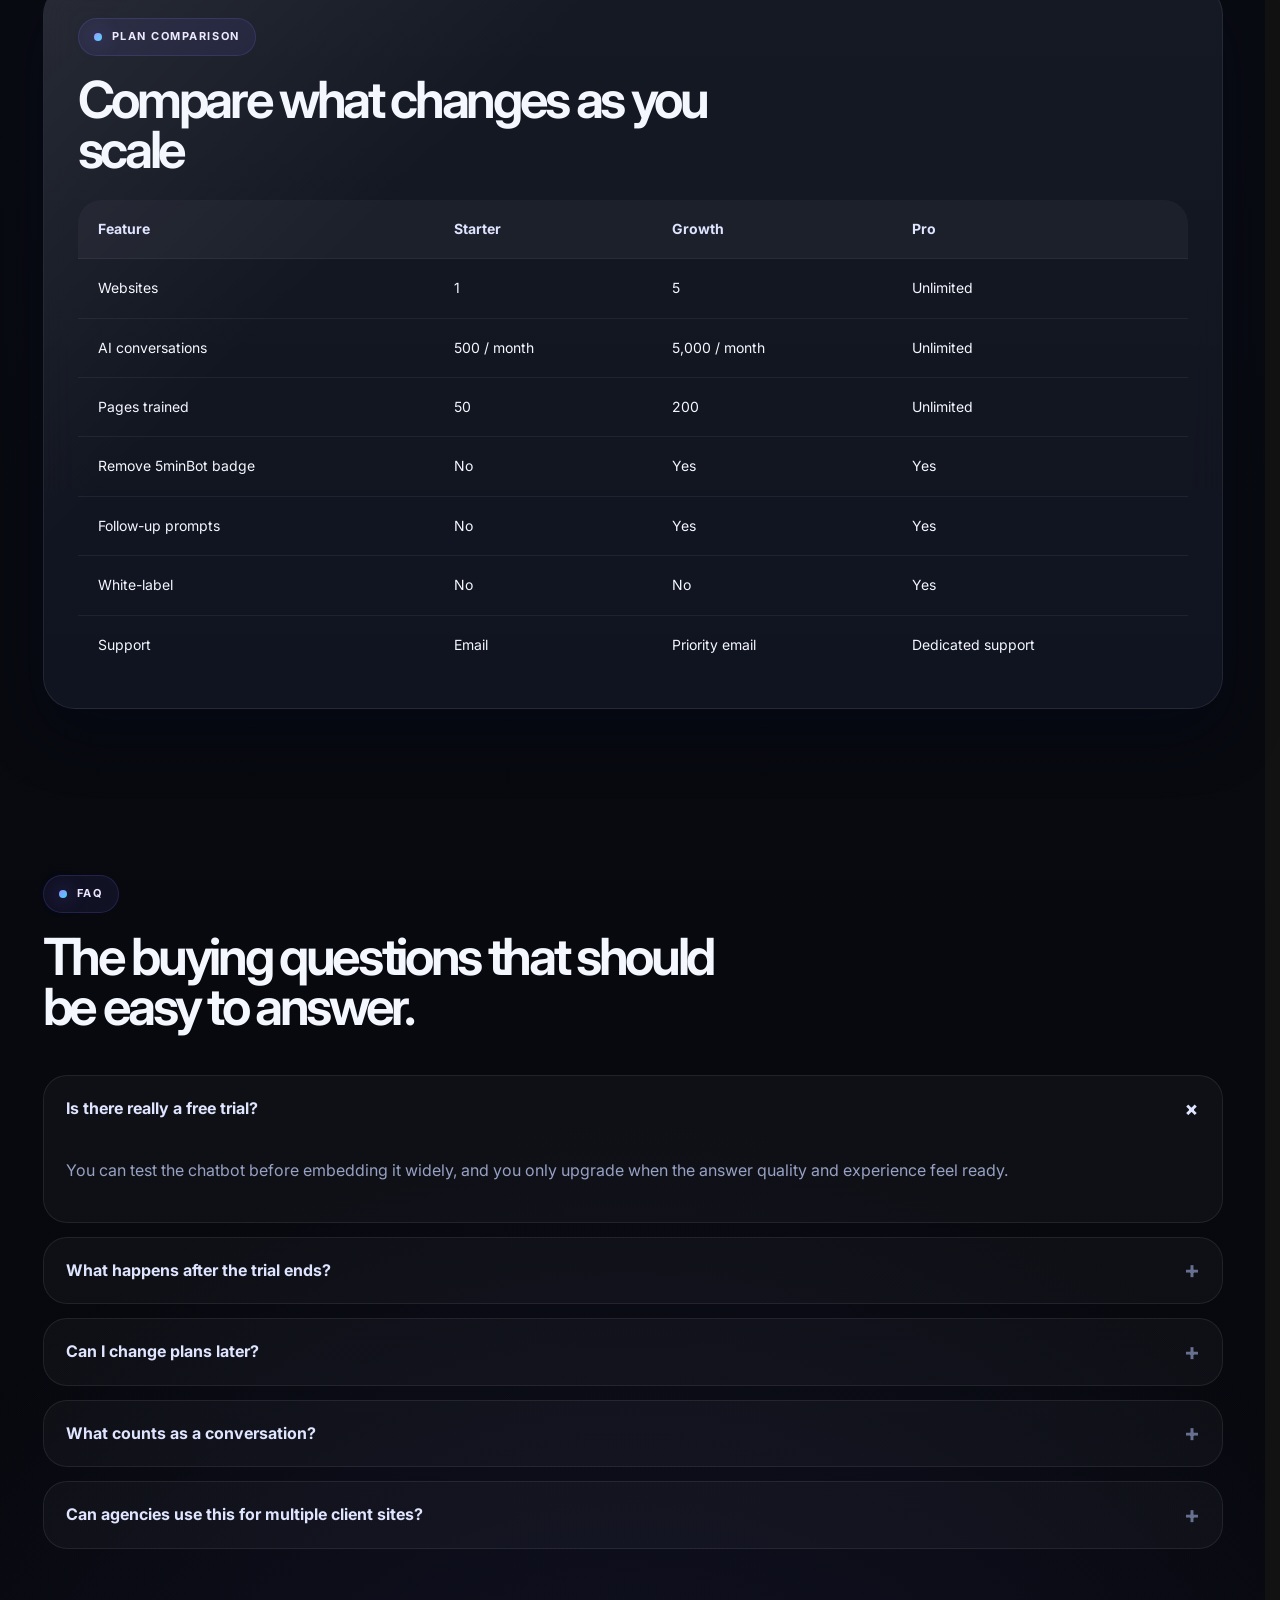
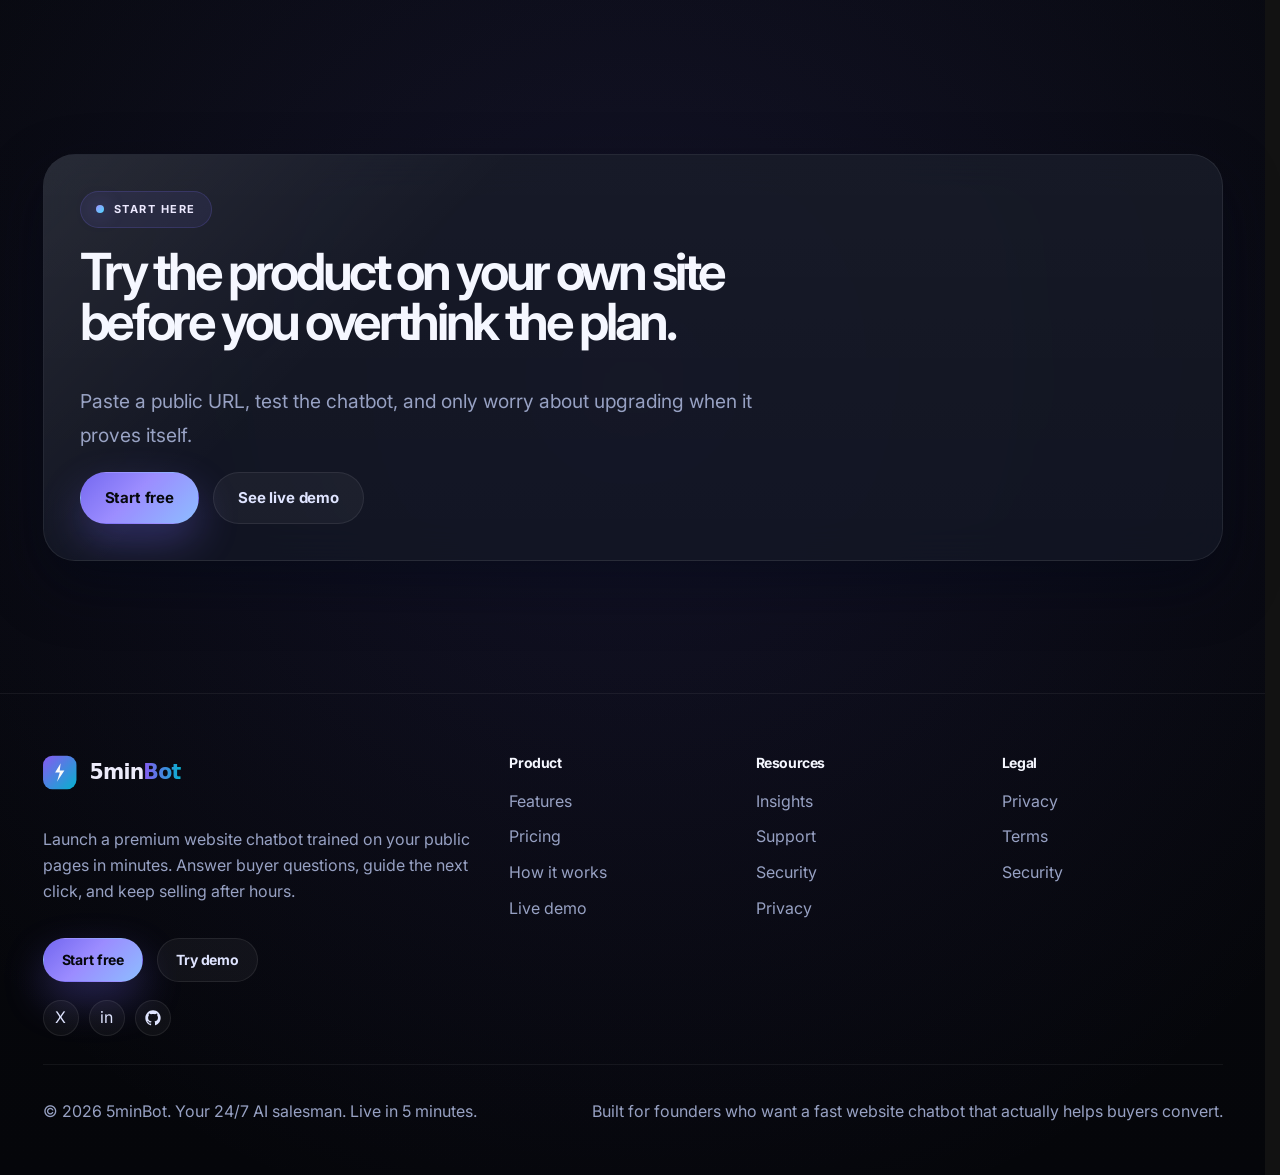
<file: website/pricing.html>
<!DOCTYPE html>
<html lang="en">
<head>
  <meta charset="UTF-8">
  <meta name="viewport" content="width=device-width, initial-scale=1.0">
  <title>AI Chatbot Pricing | 5minBot</title>
  <meta name="description" content="Simple AI chatbot pricing for websites. Compare 5minBot Starter, Growth, and Pro plans for fast website chatbot deployment.">
  <meta property="og:title" content="AI Chatbot Pricing | 5minBot">
  <meta property="og:description" content="Choose a 5minBot plan, start on a free trial, and deploy a premium website chatbot in minutes.">
  <meta property="og:type" content="website">
  <meta property="og:url" content="https://5minbot.com/pricing">
  <meta property="og:site_name" content="5minBot">
  <meta name="theme-color" content="#06070b">
  <link rel="canonical" href="https://5minbot.com/pricing">
  <link rel="icon" type="image/svg+xml" href="/website/favicon.svg">
  <link rel="preconnect" href="https://fonts.googleapis.com">
  <link rel="preconnect" href="https://fonts.gstatic.com" crossorigin>
  <link href="https://fonts.googleapis.com/css2?family=Inter:wght@300;400;500;600;700;800;900&display=swap" rel="stylesheet">
  <link rel="stylesheet" href="/website/styles/main.css">
  <script type="application/ld+json">
    {
      "@context": "https://schema.org",
      "@type": "FAQPage",
      "mainEntity": [
        {
          "@type": "Question",
          "name": "Is there really a free trial?",
          "acceptedAnswer": {
            "@type": "Answer",
            "text": "Yes. You can test the chatbot before you embed it and upgrade only when it feels ready."
          }
        },
        {
          "@type": "Question",
          "name": "Can I change plans later?",
          "acceptedAnswer": {
            "@type": "Answer",
            "text": "Yes. Upgrade or downgrade as your rollout grows."
          }
        }
      ]
    }
  </script>
</head>
<body data-page="pricing">
  <div class="site-shell">
    <div class="page-grid"></div>
    <div class="page-orb"></div>
    <div class="page-orb-2"></div>
    <div class="noise"></div>
    <header class="site-nav" data-nav></header>

    <main class="page">
      <section class="section pricing-hero">
        <div class="container">
          <div class="section-header centered">
            <span class="eyebrow" data-reveal>Pricing</span>
            <h1 data-reveal>Simple pricing for a <span class="gradient-text">premium website chatbot</span>.</h1>
            <p class="lede" data-reveal>Start with one site, test the answers, and upgrade only when 5minBot proves it belongs on your website.</p>
          </div>
          <div class="center" data-reveal>
            <div class="pricing-switch" data-pricing-toggle>
              <button type="button" data-billing="monthly">Monthly</button>
              <button type="button" data-billing="annual">Annual <span class="save-tag">Save 20%</span></button>
            </div>
          </div>
        </div>
      </section>

      <section class="section-tight">
        <div class="container">
          <div class="pricing-grid">
            <article class="price-card glass-card lift-card" data-plan data-monthly-price="$9" data-annual-price="$7" data-monthly-note="Billed monthly · best for one website" data-annual-note="Billed annually · save 20%">
              <div class="plan-header">
                <div>
                  <small class="meta-line">Starter</small>
                  <h3 style="margin-top:14px;">Perfect for solopreneurs</h3>
                </div>
              </div>
              <div class="plan-price"><strong data-price>$9</strong><span>/month</span></div>
              <div class="price-note" data-price-note>Billed monthly · best for one website</div>
              <ul class="feature-list">
                <li>1 website</li>
                <li>500 AI conversations / month</li>
                <li>Up to 50 pages trained</li>
                <li>Embeddable widget</li>
                <li>Starter prompt chips</li>
                <li>Email support</li>
                <li class="muted">No custom branding</li>
              </ul>
              <div class="button-row" style="margin-top:24px;">
                <a class="button button-secondary" href="/dashboard?onboarding=1">Start free trial</a>
              </div>
            </article>

            <article class="price-card glass-card popular lift-card" data-plan data-monthly-price="$29" data-annual-price="$23" data-monthly-note="Billed monthly · most popular for growing sites" data-annual-note="Billed annually · save 20%">
              <div class="plan-header">
                <div>
                  <small class="meta-line">Growth</small>
                  <h3 style="margin-top:14px;">Best for growing businesses</h3>
                </div>
                <span class="popular-badge">Most popular</span>
              </div>
              <div class="plan-price"><strong data-price>$29</strong><span>/month</span></div>
              <div class="price-note" data-price-note>Billed monthly · most popular for growing sites</div>
              <ul class="feature-list">
                <li>5 websites</li>
                <li>5,000 AI conversations / month</li>
                <li>Up to 200 pages trained</li>
                <li>Everything in Starter</li>
                <li>Follow-up question suggestions</li>
                <li>Remove the 5minBot badge</li>
                <li>Priority support</li>
              </ul>
              <div class="button-row" style="margin-top:24px;">
                <a class="button button-primary" href="/dashboard?onboarding=1">Start free trial</a>
              </div>
            </article>

            <article class="price-card glass-card lift-card" data-plan data-monthly-price="$79" data-annual-price="$63" data-monthly-note="Billed monthly · for agencies and power users" data-annual-note="Billed annually · save 20%">
              <div class="plan-header">
                <div>
                  <small class="meta-line">Pro</small>
                  <h3 style="margin-top:14px;">For agencies and advanced teams</h3>
                </div>
              </div>
              <div class="plan-price"><strong data-price>$79</strong><span>/month</span></div>
              <div class="price-note" data-price-note>Billed monthly · for agencies and power users</div>
              <ul class="feature-list">
                <li>Unlimited websites</li>
                <li>Unlimited conversations</li>
                <li>Unlimited pages trained</li>
                <li>Everything in Growth</li>
                <li>White-label support</li>
                <li>API access</li>
                <li>Dedicated support</li>
              </ul>
              <div class="button-row" style="margin-top:24px;">
                <a class="button button-secondary" href="/dashboard?onboarding=1">Start free trial</a>
              </div>
            </article>
          </div>
        </div>
      </section>

      <section class="section-tight">
        <div class="container">
          <div class="glass-card section-slab compare-shell" data-reveal>
            <div class="section-header" style="margin-bottom:16px;">
              <span class="eyebrow">Plan comparison</span>
              <h2>Compare what changes as you scale</h2>
            </div>
            <table class="compare-table">
              <thead>
                <tr>
                  <th>Feature</th>
                  <th>Starter</th>
                  <th>Growth</th>
                  <th>Pro</th>
                </tr>
              </thead>
              <tbody>
                <tr><td>Websites</td><td>1</td><td>5</td><td>Unlimited</td></tr>
                <tr><td>AI conversations</td><td>500 / month</td><td>5,000 / month</td><td>Unlimited</td></tr>
                <tr><td>Pages trained</td><td>50</td><td>200</td><td>Unlimited</td></tr>
                <tr><td>Remove 5minBot badge</td><td>No</td><td>Yes</td><td>Yes</td></tr>
                <tr><td>Follow-up prompts</td><td>No</td><td>Yes</td><td>Yes</td></tr>
                <tr><td>White-label</td><td>No</td><td>No</td><td>Yes</td></tr>
                <tr><td>Support</td><td>Email</td><td>Priority email</td><td>Dedicated support</td></tr>
              </tbody>
            </table>
          </div>
        </div>
      </section>

      <section class="section">
        <div class="container">
          <div class="section-header">
            <span class="eyebrow" data-reveal>FAQ</span>
            <h2 data-reveal>The buying questions that should be easy to answer.</h2>
          </div>
          <div class="faq-list">
            <article class="faq-item" data-faq-item data-open="true">
              <button class="faq-button" type="button" data-faq-trigger>Is there really a free trial?</button>
              <div class="faq-content"><div><p>You can test the chatbot before embedding it widely, and you only upgrade when the answer quality and experience feel ready.</p></div></div>
            </article>
            <article class="faq-item" data-faq-item>
              <button class="faq-button" type="button" data-faq-trigger>What happens after the trial ends?</button>
              <div class="faq-content"><div><p>The widget keeps loading safely, but chatbot responses stop until you upgrade. Nothing breaks on your website.</p></div></div>
            </article>
            <article class="faq-item" data-faq-item>
              <button class="faq-button" type="button" data-faq-trigger>Can I change plans later?</button>
              <div class="faq-content"><div><p>Yes. Start small, then move up as you add more websites or need more conversations and branding control.</p></div></div>
            </article>
            <article class="faq-item" data-faq-item>
              <button class="faq-button" type="button" data-faq-trigger>What counts as a conversation?</button>
              <div class="faq-content"><div><p>One visitor asking a question and getting a response counts as one conversation. It is meant to stay intuitive, not turn into billing theatre.</p></div></div>
            </article>
            <article class="faq-item" data-faq-item>
              <button class="faq-button" type="button" data-faq-trigger>Can agencies use this for multiple client sites?</button>
              <div class="faq-content"><div><p>Yes. Growth works for a small portfolio, and Pro is the right fit when you need unlimited sites and more control.</p></div></div>
            </article>
          </div>
        </div>
      </section>

      <section class="section">
        <div class="container">
          <div class="final-cta glass-card lift-card" data-reveal>
            <div class="section-header" style="margin-bottom:0;">
              <span class="eyebrow">Start here</span>
              <h2>Try the product on your own site before you overthink the plan.</h2>
              <p>Paste a public URL, test the chatbot, and only worry about upgrading when it proves itself.</p>
            </div>
            <div class="button-row">
              <a class="button button-primary" href="/dashboard?onboarding=1">Start free</a>
              <a class="button button-secondary" href="/demo">See live demo</a>
            </div>
          </div>
        </div>
      </section>
    </main>

    <footer class="footer" data-footer></footer>
  </div>
  <script src="/website/js/main.js"></script>
</body>
</html>
</file>
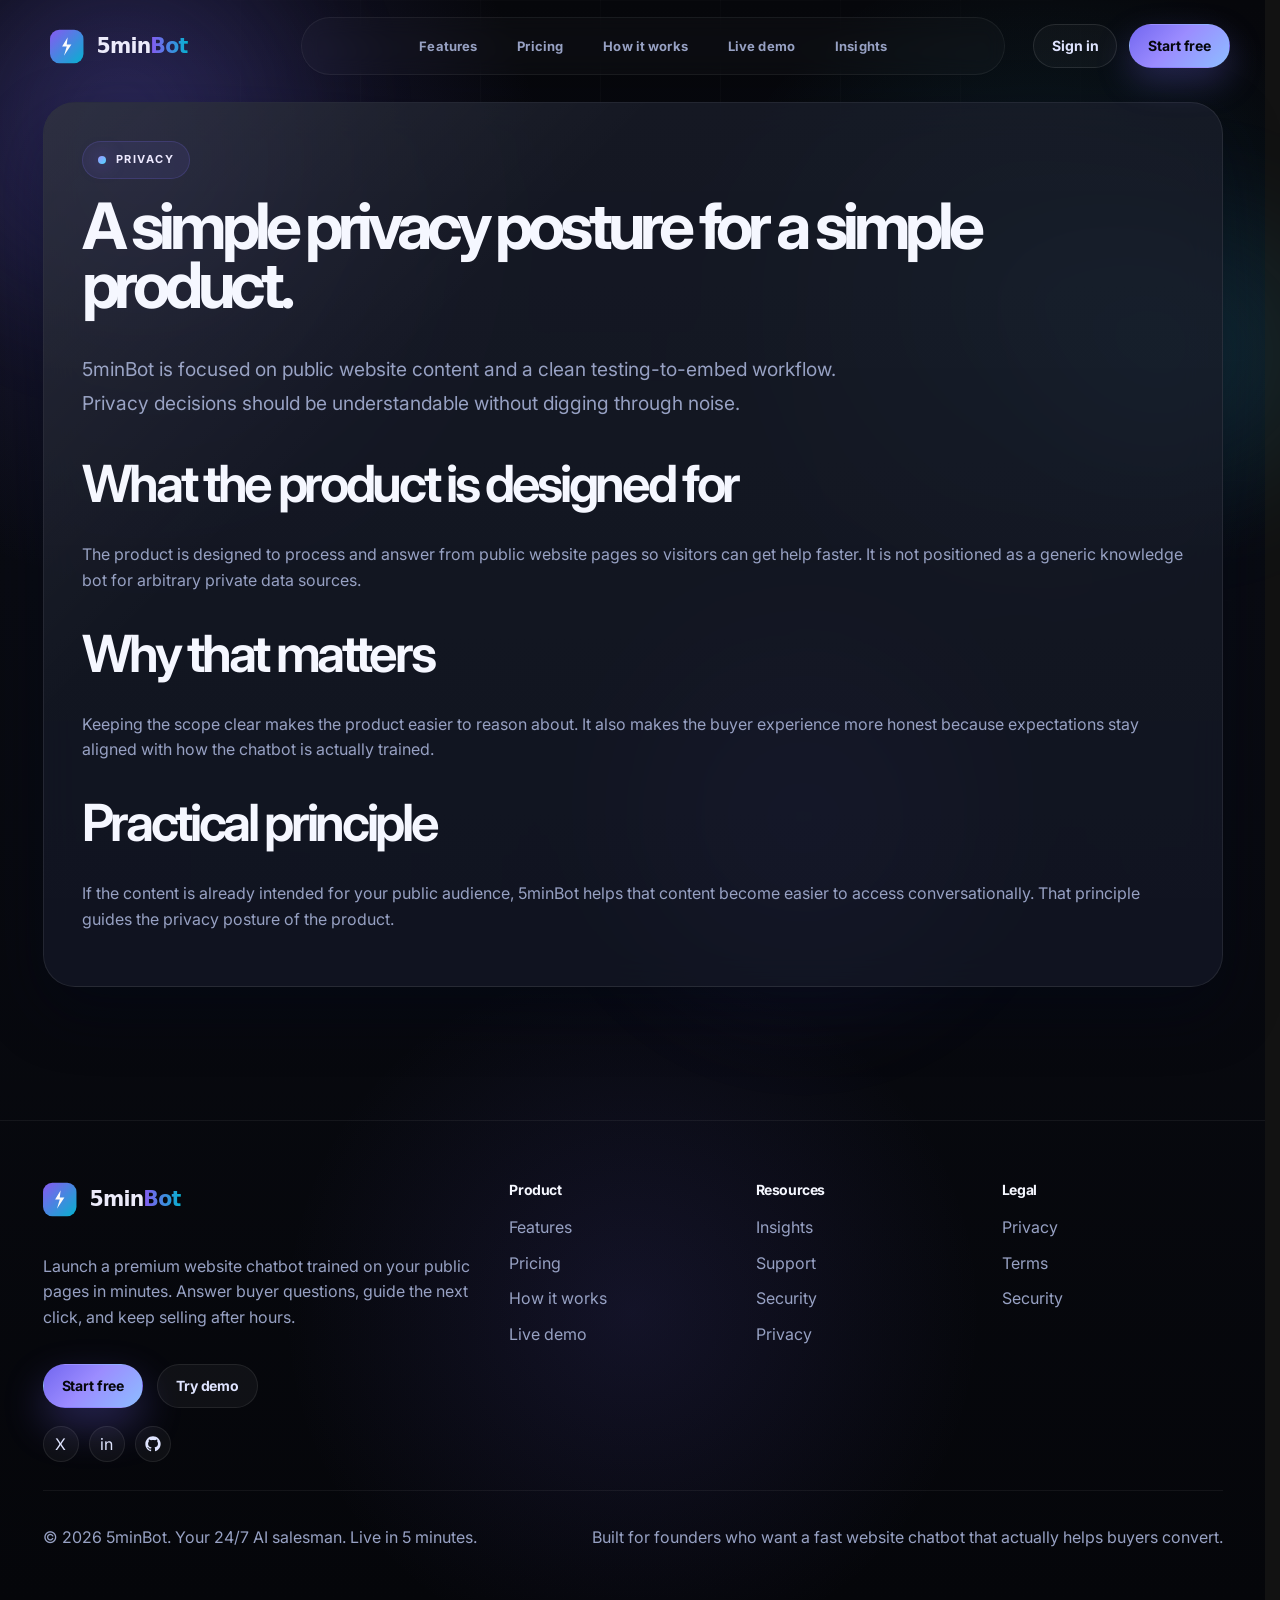
<file: website/privacy.html>
<!DOCTYPE html>
<html lang="en">
<head>
  <meta charset="UTF-8">
  <meta name="viewport" content="width=device-width, initial-scale=1.0">
  <title>Privacy | 5minBot</title>
  <meta name="description" content="Privacy overview for 5minBot.">
  <meta property="og:title" content="Privacy | 5minBot">
  <meta property="og:description" content="Privacy overview for the 5minBot website chatbot product.">
  <meta property="og:type" content="website">
  <meta property="og:url" content="https://5minbot.com/privacy">
  <meta property="og:site_name" content="5minBot">
  <link rel="canonical" href="https://5minbot.com/privacy">
  <link rel="icon" type="image/svg+xml" href="/website/favicon.svg">
  <link rel="preconnect" href="https://fonts.googleapis.com">
  <link rel="preconnect" href="https://fonts.gstatic.com" crossorigin>
  <link href="https://fonts.googleapis.com/css2?family=Inter:wght@300;400;500;600;700;800;900&display=swap" rel="stylesheet">
  <link rel="stylesheet" href="/website/styles/main.css">
</head>
<body data-page="privacy">
  <div class="site-shell">
    <div class="page-grid"></div><div class="page-orb"></div><div class="page-orb-2"></div><div class="noise"></div>
    <header class="site-nav" data-nav></header>
    <main class="page section">
      <div class="container">
        <div class="legal-shell glass-card">
          <article>
            <span class="eyebrow">Privacy</span>
            <h1 style="font-size:clamp(2.6rem,5vw,4.2rem);">A simple privacy posture for a simple product.</h1>
            <p class="lede">5minBot is focused on public website content and a clean testing-to-embed workflow. Privacy decisions should be understandable without digging through noise.</p>
            <h2>What the product is designed for</h2>
            <p>The product is designed to process and answer from public website pages so visitors can get help faster. It is not positioned as a generic knowledge bot for arbitrary private data sources.</p>
            <h2>Why that matters</h2>
            <p>Keeping the scope clear makes the product easier to reason about. It also makes the buyer experience more honest because expectations stay aligned with how the chatbot is actually trained.</p>
            <h2>Practical principle</h2>
            <p>If the content is already intended for your public audience, 5minBot helps that content become easier to access conversationally. That principle guides the privacy posture of the product.</p>
          </article>
        </div>
      </div>
    </main>
    <footer class="footer" data-footer></footer>
  </div>
  <script src="/website/js/main.js"></script>
</body>
</html>
</file>
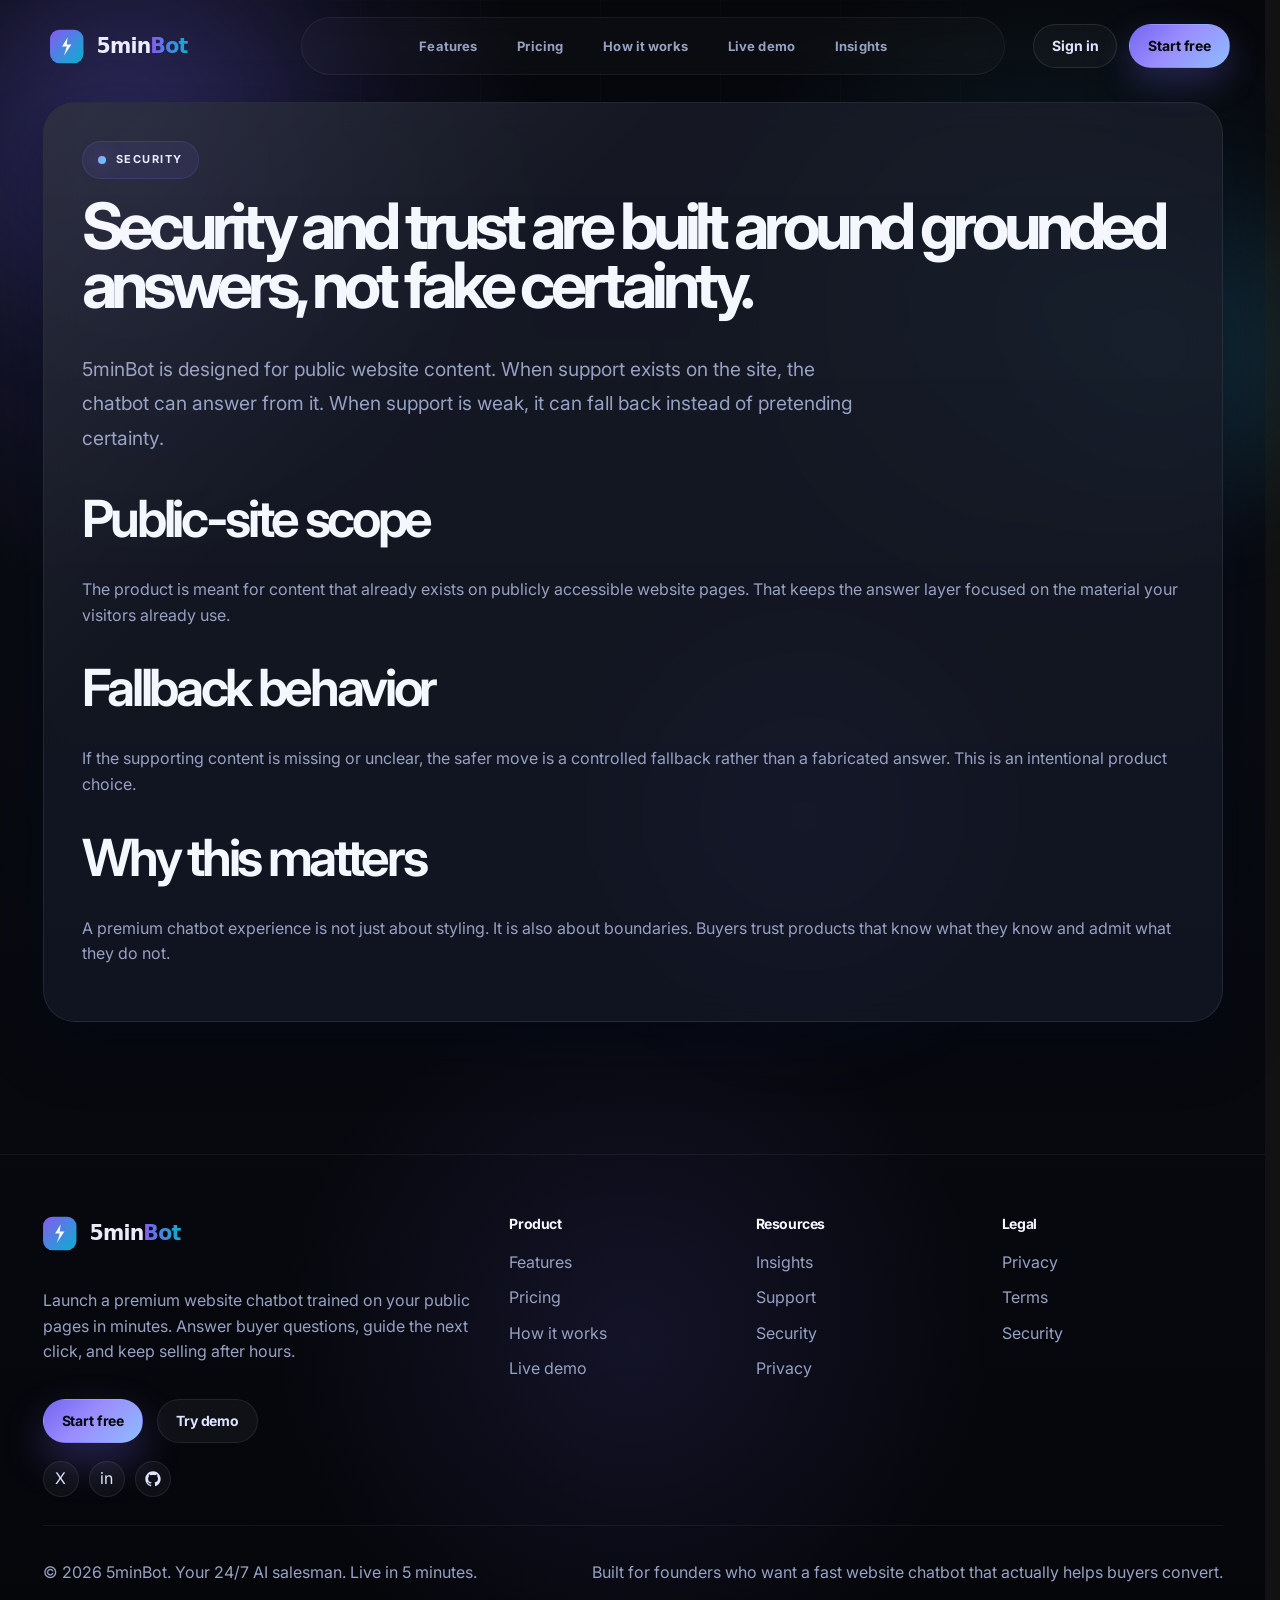
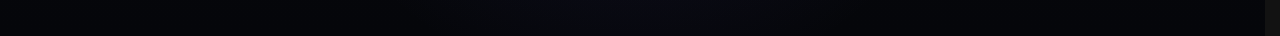
<file: website/security.html>
<!DOCTYPE html>
<html lang="en">
<head>
  <meta charset="UTF-8">
  <meta name="viewport" content="width=device-width, initial-scale=1.0">
  <title>Security | 5minBot</title>
  <meta name="description" content="Security and reliability overview for 5minBot.">
  <meta property="og:title" content="Security | 5minBot">
  <meta property="og:description" content="How 5minBot approaches grounded answers, fallbacks, and public website content.">
  <meta property="og:type" content="website">
  <meta property="og:url" content="https://5minbot.com/security">
  <meta property="og:site_name" content="5minBot">
  <link rel="canonical" href="https://5minbot.com/security">
  <link rel="icon" type="image/svg+xml" href="/website/favicon.svg">
  <link rel="preconnect" href="https://fonts.googleapis.com">
  <link rel="preconnect" href="https://fonts.gstatic.com" crossorigin>
  <link href="https://fonts.googleapis.com/css2?family=Inter:wght@300;400;500;600;700;800;900&display=swap" rel="stylesheet">
  <link rel="stylesheet" href="/website/styles/main.css">
</head>
<body data-page="security">
  <div class="site-shell">
    <div class="page-grid"></div><div class="page-orb"></div><div class="page-orb-2"></div><div class="noise"></div>
    <header class="site-nav" data-nav></header>
    <main class="page section">
      <div class="container">
        <div class="legal-shell glass-card">
          <article>
            <span class="eyebrow">Security</span>
            <h1 style="font-size:clamp(2.6rem,5vw,4.2rem);">Security and trust are built around grounded answers, not fake certainty.</h1>
            <p class="lede">5minBot is designed for public website content. When support exists on the site, the chatbot can answer from it. When support is weak, it can fall back instead of pretending certainty.</p>
            <h2>Public-site scope</h2>
            <p>The product is meant for content that already exists on publicly accessible website pages. That keeps the answer layer focused on the material your visitors already use.</p>
            <h2>Fallback behavior</h2>
            <p>If the supporting content is missing or unclear, the safer move is a controlled fallback rather than a fabricated answer. This is an intentional product choice.</p>
            <h2>Why this matters</h2>
            <p>A premium chatbot experience is not just about styling. It is also about boundaries. Buyers trust products that know what they know and admit what they do not.</p>
          </article>
        </div>
      </div>
    </main>
    <footer class="footer" data-footer></footer>
  </div>
  <script src="/website/js/main.js"></script>
</body>
</html>
</file>
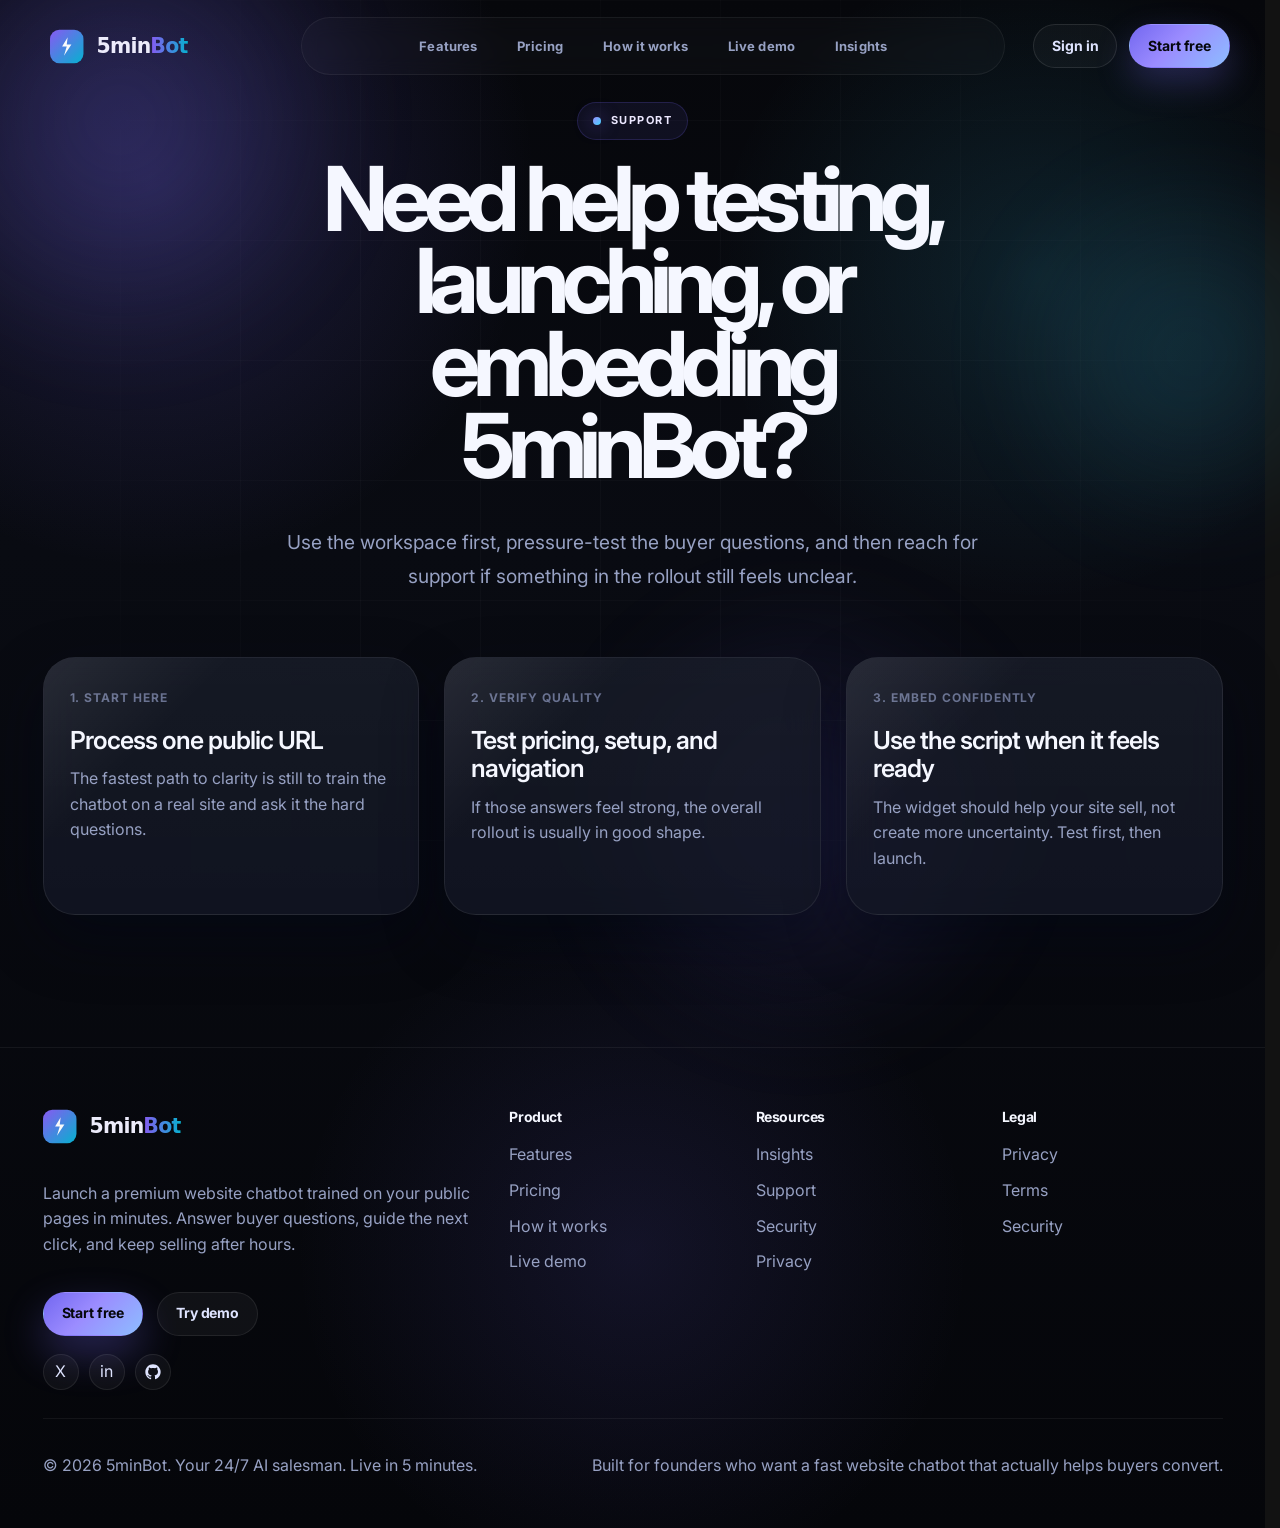
<file: website/support.html>
<!DOCTYPE html>
<html lang="en">
<head>
  <meta charset="UTF-8">
  <meta name="viewport" content="width=device-width, initial-scale=1.0">
  <title>Support | 5minBot</title>
  <meta name="description" content="Get help launching and testing your 5minBot website chatbot.">
  <meta property="og:title" content="Support | 5minBot">
  <meta property="og:description" content="Support resources for launching and testing your 5minBot website chatbot.">
  <meta property="og:type" content="website">
  <meta property="og:url" content="https://5minbot.com/support">
  <meta property="og:site_name" content="5minBot">
  <link rel="canonical" href="https://5minbot.com/support">
  <link rel="icon" type="image/svg+xml" href="/website/favicon.svg">
  <link rel="preconnect" href="https://fonts.googleapis.com">
  <link rel="preconnect" href="https://fonts.gstatic.com" crossorigin>
  <link href="https://fonts.googleapis.com/css2?family=Inter:wght@300;400;500;600;700;800;900&display=swap" rel="stylesheet">
  <link rel="stylesheet" href="/website/styles/main.css">
</head>
<body data-page="support">
  <div class="site-shell">
    <div class="page-grid"></div><div class="page-orb"></div><div class="page-orb-2"></div><div class="noise"></div>
    <header class="site-nav" data-nav></header>
    <main class="page section">
      <div class="container">
        <div class="section-header centered">
          <span class="eyebrow" data-reveal>Support</span>
          <h1 data-reveal>Need help testing, launching, or embedding 5minBot?</h1>
          <p class="lede" data-reveal>Use the workspace first, pressure-test the buyer questions, and then reach for support if something in the rollout still feels unclear.</p>
        </div>
        <div class="support-grid">
          <article class="support-card glass-card lift-card" data-reveal><small>1. Start here</small><h3 style="margin-top:16px;">Process one public URL</h3><p>The fastest path to clarity is still to train the chatbot on a real site and ask it the hard questions.</p></article>
          <article class="support-card glass-card lift-card" data-reveal><small>2. Verify quality</small><h3 style="margin-top:16px;">Test pricing, setup, and navigation</h3><p>If those answers feel strong, the overall rollout is usually in good shape.</p></article>
          <article class="support-card glass-card lift-card" data-reveal><small>3. Embed confidently</small><h3 style="margin-top:16px;">Use the script when it feels ready</h3><p>The widget should help your site sell, not create more uncertainty. Test first, then launch.</p></article>
        </div>
      </div>
    </main>
    <footer class="footer" data-footer></footer>
  </div>
  <script src="/website/js/main.js"></script>
</body>
</html>
</file>
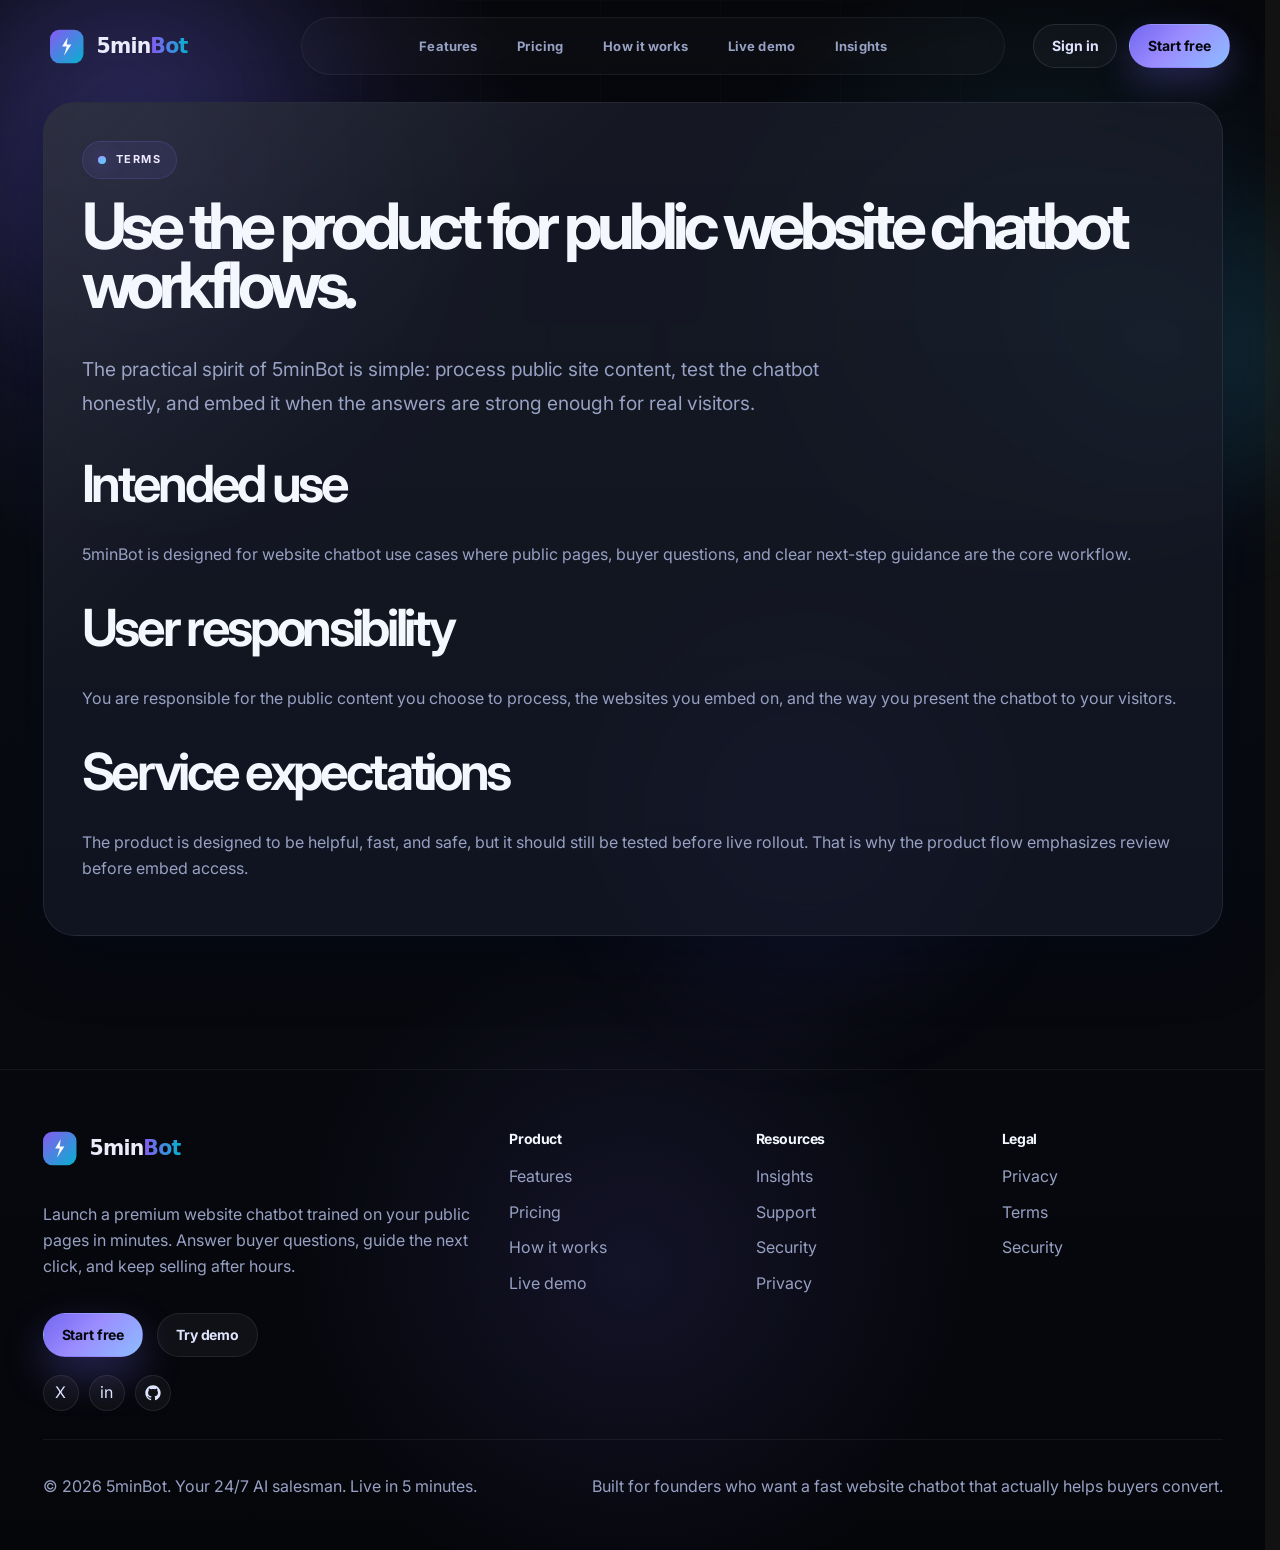
<file: website/terms.html>
<!DOCTYPE html>
<html lang="en">
<head>
  <meta charset="UTF-8">
  <meta name="viewport" content="width=device-width, initial-scale=1.0">
  <title>Terms | 5minBot</title>
  <meta name="description" content="Terms overview for 5minBot.">
  <meta property="og:title" content="Terms | 5minBot">
  <meta property="og:description" content="Terms overview for the 5minBot website chatbot product.">
  <meta property="og:type" content="website">
  <meta property="og:url" content="https://5minbot.com/terms">
  <meta property="og:site_name" content="5minBot">
  <link rel="canonical" href="https://5minbot.com/terms">
  <link rel="icon" type="image/svg+xml" href="/website/favicon.svg">
  <link rel="preconnect" href="https://fonts.googleapis.com">
  <link rel="preconnect" href="https://fonts.gstatic.com" crossorigin>
  <link href="https://fonts.googleapis.com/css2?family=Inter:wght@300;400;500;600;700;800;900&display=swap" rel="stylesheet">
  <link rel="stylesheet" href="/website/styles/main.css">
</head>
<body data-page="terms">
  <div class="site-shell">
    <div class="page-grid"></div><div class="page-orb"></div><div class="page-orb-2"></div><div class="noise"></div>
    <header class="site-nav" data-nav></header>
    <main class="page section">
      <div class="container">
        <div class="legal-shell glass-card">
          <article>
            <span class="eyebrow">Terms</span>
            <h1 style="font-size:clamp(2.6rem,5vw,4.2rem);">Use the product for public website chatbot workflows.</h1>
            <p class="lede">The practical spirit of 5minBot is simple: process public site content, test the chatbot honestly, and embed it when the answers are strong enough for real visitors.</p>
            <h2>Intended use</h2>
            <p>5minBot is designed for website chatbot use cases where public pages, buyer questions, and clear next-step guidance are the core workflow.</p>
            <h2>User responsibility</h2>
            <p>You are responsible for the public content you choose to process, the websites you embed on, and the way you present the chatbot to your visitors.</p>
            <h2>Service expectations</h2>
            <p>The product is designed to be helpful, fast, and safe, but it should still be tested before live rollout. That is why the product flow emphasizes review before embed access.</p>
          </article>
        </div>
      </div>
    </main>
    <footer class="footer" data-footer></footer>
  </div>
  <script src="/website/js/main.js"></script>
</body>
</html>
</file>
<file: website/styles/main.css>
:root {
  color-scheme: dark;
  --bg: #06070b;
  --bg-2: #0b0e16;
  --bg-3: #111523;
  --surface: rgba(15, 19, 32, 0.78);
  --surface-strong: rgba(18, 23, 38, 0.94);
  --surface-soft: rgba(255, 255, 255, 0.04);
  --surface-muted: rgba(255, 255, 255, 0.025);
  --border: rgba(255, 255, 255, 0.08);
  --border-strong: rgba(115, 103, 240, 0.34);
  --border-soft: rgba(255, 255, 255, 0.04);
  --text: #f5f7ff;
  --text-soft: #dfe4ff;
  --text-muted: #97a1c3;
  --text-dim: #67708f;
  --violet: #7367f0;
  --violet-2: #9b8cff;
  --cyan: #42d6ff;
  --gold: #ffcc75;
  --success: #34d399;
  --danger: #fb7185;
  --shadow-xl: 0 32px 120px rgba(2, 6, 23, 0.58);
  --shadow-lg: 0 24px 60px rgba(2, 6, 23, 0.42);
  --shadow-md: 0 18px 38px rgba(2, 6, 23, 0.3);
  --radius-xl: 32px;
  --radius-lg: 24px;
  --radius-md: 18px;
  --radius-sm: 14px;
  --content-width: 1180px;
  --nav-height: 92px;
  --transition: 220ms ease;
  --grid-gap: clamp(18px, 2vw, 28px);
}

*,
*::before,
*::after {
  box-sizing: border-box;
}

html {
  scroll-behavior: smooth;
  scrollbar-gutter: stable;
}

body {
  margin: 0;
  min-height: 100vh;
  font-family: "Inter", system-ui, -apple-system, BlinkMacSystemFont, "Segoe UI", sans-serif;
  color: var(--text);
  background:
    radial-gradient(circle at 12% 12%, rgba(115, 103, 240, 0.22), transparent 22%),
    radial-gradient(circle at 82% 18%, rgba(66, 214, 255, 0.12), transparent 20%),
    radial-gradient(circle at 50% 82%, rgba(115, 103, 240, 0.12), transparent 24%),
    linear-gradient(180deg, #06070b 0%, #090b12 36%, #05060a 100%);
  line-height: 1.6;
  overflow-x: hidden;
}

body.nav-open {
  overflow: hidden;
}

a {
  color: inherit;
  text-decoration: none;
}

img,
svg {
  display: block;
  max-width: 100%;
}

button,
input,
textarea,
select {
  font: inherit;
}

button {
  cursor: pointer;
}

.site-shell {
  position: relative;
  isolation: isolate;
  min-height: 100vh;
}

.noise,
.page-orb,
.page-orb-2,
.page-grid {
  pointer-events: none;
  position: fixed;
  inset: 0;
  z-index: -3;
}

.noise {
  opacity: 0.09;
  background-image:
    linear-gradient(rgba(255, 255, 255, 0.03) 1px, transparent 1px),
    linear-gradient(90deg, rgba(255, 255, 255, 0.03) 1px, transparent 1px);
  background-size: 72px 72px;
  mask-image: linear-gradient(180deg, transparent, black 15%, black 85%, transparent);
}

.page-grid {
  z-index: -4;
  background:
    linear-gradient(rgba(255, 255, 255, 0.025) 1px, transparent 1px),
    linear-gradient(90deg, rgba(255, 255, 255, 0.025) 1px, transparent 1px);
  background-size: 120px 120px;
  mask-image: radial-gradient(circle at center, black 42%, transparent 90%);
}

.page-orb,
.page-orb-2 {
  z-index: -2;
}

.page-orb::before,
.page-orb::after,
.page-orb-2::before {
  content: "";
  position: absolute;
  border-radius: 999px;
  filter: blur(40px);
}

.page-orb::before {
  width: 520px;
  height: 520px;
  top: -140px;
  left: -140px;
  background: radial-gradient(circle, rgba(115, 103, 240, 0.22), transparent 68%);
  animation: float-a 18s ease-in-out infinite;
}

.page-orb::after {
  width: 420px;
  height: 420px;
  right: -120px;
  top: 16%;
  background: radial-gradient(circle, rgba(66, 214, 255, 0.14), transparent 68%);
  animation: float-b 22s ease-in-out infinite;
}

.page-orb-2::before {
  width: 480px;
  height: 480px;
  bottom: -160px;
  left: 44%;
  background: radial-gradient(circle, rgba(115, 103, 240, 0.18), transparent 70%);
  animation: float-c 20s ease-in-out infinite;
}

@keyframes float-a {
  0%, 100% { transform: translate(0, 0); }
  50% { transform: translate(70px, 88px); }
}

@keyframes float-b {
  0%, 100% { transform: translate(0, 0); }
  50% { transform: translate(-80px, 42px); }
}

@keyframes float-c {
  0%, 100% { transform: translate(0, 0); }
  50% { transform: translate(-60px, -62px); }
}

.container {
  width: min(var(--content-width), calc(100% - 48px));
  margin: 0 auto;
}

.page {
  padding-top: calc(var(--nav-height) + 22px);
}

.section,
.section-tight,
.section-compact {
  position: relative;
}

.section {
  padding: clamp(64px, 8vw, 112px) 0;
}

.section-tight {
  padding: clamp(42px, 5vw, 72px) 0;
}

.section-compact {
  padding: clamp(26px, 4vw, 48px) 0;
}

.eyebrow,
.pill-badge,
.meta-pill {
  display: inline-flex;
  align-items: center;
  gap: 10px;
  width: fit-content;
  padding: 9px 15px;
  border-radius: 999px;
  border: 1px solid rgba(115, 103, 240, 0.2);
  background: rgba(115, 103, 240, 0.09);
  color: #ece8ff;
  font-size: 11px;
  font-weight: 700;
  letter-spacing: 0.14em;
  text-transform: uppercase;
}

.eyebrow::before,
.pill-badge::before {
  content: "";
  width: 8px;
  height: 8px;
  border-radius: 999px;
  background: linear-gradient(135deg, var(--violet-2), var(--cyan));
  box-shadow: 0 0 18px rgba(115, 103, 240, 0.7);
}

.gradient-text {
  background: linear-gradient(135deg, #ffffff 4%, #bfb8ff 44%, #6be5ff 100%);
  -webkit-background-clip: text;
  background-clip: text;
  -webkit-text-fill-color: transparent;
}

.section-header {
  display: grid;
  gap: 18px;
  max-width: 720px;
  margin-bottom: clamp(28px, 4vw, 44px);
}

.section-header.centered {
  margin-inline: auto;
  text-align: center;
  justify-items: center;
}

h1,
h2,
h3,
h4,
h5,
h6 {
  margin: 0;
  color: var(--text);
}

h1 {
  font-size: clamp(3.4rem, 7vw, 6.4rem);
  line-height: 0.92;
  letter-spacing: -0.08em;
  font-weight: 700;
}

h2 {
  font-size: clamp(2.2rem, 4vw, 4rem);
  line-height: 0.98;
  letter-spacing: -0.065em;
  font-weight: 650;
}

h3 {
  font-size: clamp(1.2rem, 2vw, 1.55rem);
  line-height: 1.15;
  letter-spacing: -0.04em;
  font-weight: 600;
}

p,
li {
  color: var(--text-muted);
}

.lede,
.section-header p {
  font-size: clamp(1rem, 1.6vw, 1.2rem);
  line-height: 1.8;
  max-width: 65ch;
}

.hero {
  padding: 34px 0 74px;
}

.hero-grid,
.two-panel,
.demo-layout {
  display: grid;
  gap: var(--grid-gap);
  align-items: center;
}

.hero-grid {
  grid-template-columns: minmax(0, 1.06fr) minmax(360px, 0.94fr);
}

.hero-copy,
.hero-side {
  position: relative;
}

.hero-copy {
  display: grid;
  gap: 26px;
}

.hero-copy .lede {
  max-width: 58ch;
}

.micro-points,
.trust-inline,
.stat-inline {
  display: flex;
  flex-wrap: wrap;
  gap: 12px;
}

.micro-points span,
.trust-inline span {
  display: inline-flex;
  align-items: center;
  gap: 8px;
  padding: 8px 13px;
  border-radius: 999px;
  background: rgba(255, 255, 255, 0.035);
  border: 1px solid rgba(255, 255, 255, 0.06);
  color: var(--text-soft);
  font-size: 13px;
}

.micro-points span::before {
  content: "•";
  color: var(--cyan);
}

.button-row {
  display: flex;
  flex-wrap: wrap;
  gap: 14px;
}

.button {
  display: inline-flex;
  align-items: center;
  justify-content: center;
  gap: 10px;
  min-height: 52px;
  padding: 0 24px;
  border-radius: 999px;
  border: 1px solid transparent;
  font-size: 15px;
  font-weight: 700;
  letter-spacing: -0.01em;
  transition:
    transform var(--transition),
    border-color var(--transition),
    background var(--transition),
    box-shadow var(--transition),
    color var(--transition);
}

.button:hover {
  transform: translateY(-2px);
}

.button-primary {
  background: linear-gradient(135deg, var(--violet) 0%, var(--violet-2) 45%, #7ef3ff 160%);
  color: #05070c;
  box-shadow: 0 18px 42px rgba(115, 103, 240, 0.32);
}

.button-primary:hover {
  box-shadow: 0 24px 56px rgba(115, 103, 240, 0.38);
}

.button-secondary,
.button-ghost {
  border-color: rgba(255, 255, 255, 0.08);
  background: rgba(255, 255, 255, 0.045);
  color: var(--text-soft);
}

.button-secondary:hover,
.button-ghost:hover {
  border-color: rgba(115, 103, 240, 0.34);
  background: rgba(115, 103, 240, 0.12);
}

.button-sm {
  min-height: 44px;
  padding-inline: 18px;
  font-size: 14px;
}

.hero-stats {
  display: grid;
  grid-template-columns: repeat(3, minmax(0, 1fr));
  gap: 14px;
  max-width: 620px;
}

.hero-stat {
  padding: 18px 18px 16px;
  border-radius: var(--radius-md);
  border: 1px solid var(--border);
  background: rgba(255, 255, 255, 0.035);
  backdrop-filter: blur(18px);
}

.hero-stat strong {
  display: block;
  font-size: clamp(1.4rem, 2vw, 1.9rem);
  font-weight: 700;
  letter-spacing: -0.05em;
  color: var(--text);
}

.hero-stat span {
  display: block;
  margin-top: 8px;
  font-size: 13px;
  color: var(--text-muted);
}

.glass-card,
.panel-card,
.feature-card,
.price-card,
.quote-card,
.doc-card,
.metric-card,
.browser-shell,
.timeline-card,
.legal-shell,
.support-card {
  position: relative;
  overflow: hidden;
  border-radius: var(--radius-xl);
  border: 1px solid var(--border);
  background:
    linear-gradient(180deg, rgba(255, 255, 255, 0.035), rgba(255, 255, 255, 0.015)),
    var(--surface);
  box-shadow: var(--shadow-lg);
  backdrop-filter: blur(18px);
}

.glass-card::after,
.price-card::after,
.quote-card::after,
.browser-shell::after {
  content: "";
  position: absolute;
  inset: 0;
  background: linear-gradient(135deg, rgba(255, 255, 255, 0.08), transparent 30%);
  pointer-events: none;
}

.lift-card {
  transition:
    transform var(--transition),
    border-color var(--transition),
    box-shadow var(--transition);
}

.lift-card:hover {
  transform: translateY(-5px);
  border-color: var(--border-strong);
  box-shadow: 0 32px 90px rgba(2, 6, 23, 0.52), 0 0 0 1px rgba(115, 103, 240, 0.2);
}

.hero-shell {
  position: relative;
  padding: 18px;
  border-radius: 36px;
  border: 1px solid rgba(255, 255, 255, 0.08);
  background:
    radial-gradient(circle at top right, rgba(115, 103, 240, 0.2), transparent 30%),
    linear-gradient(180deg, rgba(13, 18, 31, 0.96), rgba(8, 11, 19, 0.96));
  box-shadow: 0 36px 90px rgba(2, 6, 23, 0.56);
}

.hero-shell::before {
  content: "";
  position: absolute;
  inset: -1px;
  border-radius: inherit;
  padding: 1px;
  background: linear-gradient(135deg, rgba(255, 255, 255, 0.14), rgba(115, 103, 240, 0.3), rgba(66, 214, 255, 0.18));
  -webkit-mask:
    linear-gradient(#000 0 0) content-box,
    linear-gradient(#000 0 0);
  -webkit-mask-composite: xor;
  mask-composite: exclude;
  opacity: 0.8;
  pointer-events: none;
}

.browser-shell {
  padding: 0;
}

.browser-topbar {
  display: flex;
  align-items: center;
  justify-content: space-between;
  gap: 16px;
  padding: 16px 18px;
  background: rgba(255, 255, 255, 0.03);
  border-bottom: 1px solid rgba(255, 255, 255, 0.05);
}

.browser-controls {
  display: inline-flex;
  gap: 8px;
}

.browser-controls span {
  width: 10px;
  height: 10px;
  border-radius: 999px;
  background: rgba(255, 255, 255, 0.18);
}

.browser-controls span:nth-child(1) { background: #ff6b6b; }
.browser-controls span:nth-child(2) { background: #ffd166; }
.browser-controls span:nth-child(3) { background: #4ade80; }

.browser-address {
  flex: 1;
  min-width: 0;
  padding: 12px 16px;
  border-radius: 999px;
  background: rgba(255, 255, 255, 0.045);
  border: 1px solid rgba(255, 255, 255, 0.06);
  color: var(--text-muted);
  font-size: 13px;
  white-space: nowrap;
  overflow: hidden;
  text-overflow: ellipsis;
}

.browser-label {
  padding: 10px 14px;
  border-radius: 999px;
  background: rgba(115, 103, 240, 0.18);
  border: 1px solid rgba(115, 103, 240, 0.22);
  color: #ece8ff;
  font-size: 12px;
  font-weight: 700;
  letter-spacing: 0.08em;
  text-transform: uppercase;
}

.preview-stage {
  position: relative;
  min-height: 620px;
  padding: 18px;
}

.hero-preview {
  position: relative;
  height: 100%;
  min-height: 584px;
  overflow: hidden;
  border-radius: 28px;
  border: 1px solid rgba(255, 255, 255, 0.06);
  background:
    radial-gradient(circle at top left, rgba(115, 103, 240, 0.14), transparent 28%),
    linear-gradient(180deg, rgba(10, 13, 24, 1), rgba(5, 7, 14, 1));
}

.hero-preview-frame {
  width: 100%;
  height: 100%;
  min-height: 584px;
  border: 0;
  display: block;
  background: transparent;
}

.floating-proof {
  position: absolute;
  right: 24px;
  bottom: 28px;
  max-width: 240px;
  padding: 18px;
  border-radius: 24px;
  background: rgba(6, 8, 14, 0.76);
  border: 1px solid rgba(255, 255, 255, 0.08);
  box-shadow: var(--shadow-md);
  backdrop-filter: blur(18px);
  z-index: 3;
}

.floating-proof strong {
  display: block;
  margin-bottom: 10px;
  font-size: 15px;
  color: var(--text-soft);
}

.floating-proof p {
  margin: 0;
  font-size: 13px;
  line-height: 1.7;
}

.trust-strip {
  display: grid;
  grid-template-columns: minmax(0, 1fr) auto auto auto;
  gap: 16px;
  align-items: center;
  padding: 18px 22px;
  margin-top: 8px;
}

.trust-strip strong {
  font-size: 14px;
  color: var(--text-soft);
}

.trust-strip span {
  color: var(--text-muted);
  font-size: 13px;
}

.logo-marquee {
  overflow: hidden;
  position: relative;
}

.logo-marquee::before,
.logo-marquee::after {
  content: "";
  position: absolute;
  inset: 0 auto 0 0;
  width: 120px;
  background: linear-gradient(90deg, #06070b, transparent);
  z-index: 2;
}

.logo-marquee::after {
  left: auto;
  right: 0;
  background: linear-gradient(270deg, #06070b, transparent);
}

.logo-track {
  display: flex;
  width: max-content;
  gap: 18px;
  animation: marquee 24s linear infinite;
}

.logo-pill {
  display: inline-flex;
  align-items: center;
  gap: 12px;
  min-width: 220px;
  padding: 16px 20px;
  border-radius: 999px;
  border: 1px solid rgba(255, 255, 255, 0.06);
  background: rgba(255, 255, 255, 0.03);
  color: var(--text-soft);
  font-weight: 600;
}

.logo-pill::before {
  content: "◆";
  color: var(--violet-2);
}

@keyframes marquee {
  from { transform: translateX(0); }
  to { transform: translateX(-50%); }
}

.highlight-banner {
  display: inline-flex;
  align-items: center;
  gap: 10px;
  margin-top: 18px;
  padding: 11px 14px;
  border-radius: 999px;
  background: rgba(255, 204, 117, 0.08);
  border: 1px solid rgba(255, 204, 117, 0.18);
  color: #fddca6;
  font-size: 12px;
  font-weight: 700;
}

.split-compare {
  display: grid;
  grid-template-columns: repeat(2, minmax(0, 1fr));
  gap: var(--grid-gap);
}

.compare-card {
  padding: 28px;
}

.compare-card h3 {
  margin-bottom: 20px;
}

.compare-card.before {
  border-color: rgba(251, 113, 133, 0.24);
  box-shadow: 0 24px 60px rgba(251, 113, 133, 0.08);
}

.compare-card.after {
  border-color: rgba(52, 211, 153, 0.26);
  box-shadow: 0 24px 60px rgba(52, 211, 153, 0.08), 0 0 0 1px rgba(115, 103, 240, 0.14);
}

.compare-list {
  display: grid;
  gap: 14px;
  margin: 0;
  padding: 0;
  list-style: none;
}

.compare-list li {
  display: flex;
  gap: 12px;
  align-items: flex-start;
  font-size: 15px;
}

.compare-list li::before {
  flex: none;
  margin-top: 2px;
  font-weight: 800;
}

.before .compare-list li::before {
  content: "✕";
  color: var(--danger);
}

.after .compare-list li::before {
  content: "✓";
  color: var(--success);
}

.section-slab {
  padding: clamp(26px, 4vw, 34px);
}

.showcase-shell {
  display: grid;
  grid-template-columns: 280px minmax(0, 1fr);
  gap: 22px;
  padding: 22px;
}

.showcase-nav {
  display: grid;
  gap: 10px;
  align-content: start;
}

.showcase-tab {
  display: grid;
  gap: 10px;
  padding: 18px 18px 18px 20px;
  border-radius: 24px;
  border: 1px solid rgba(255, 255, 255, 0.06);
  background: rgba(255, 255, 255, 0.03);
  text-align: left;
  transition: transform var(--transition), border-color var(--transition), background var(--transition);
}

.showcase-tab:hover,
.showcase-tab.active {
  transform: translateX(4px);
  border-color: rgba(115, 103, 240, 0.28);
  background: rgba(115, 103, 240, 0.12);
}

.showcase-step {
  font-size: 11px;
  text-transform: uppercase;
  letter-spacing: 0.14em;
  color: var(--text-dim);
}

.showcase-tab strong {
  font-size: 17px;
  letter-spacing: -0.03em;
  color: var(--text-soft);
}

.showcase-tab p {
  margin: 0;
  font-size: 14px;
  line-height: 1.7;
}

.showcase-stage {
  position: relative;
  min-height: 520px;
  padding: 18px;
  border-radius: 28px;
  background:
    radial-gradient(circle at top right, rgba(115, 103, 240, 0.16), transparent 34%),
    linear-gradient(180deg, rgba(11, 15, 26, 0.98), rgba(8, 11, 19, 0.98));
  border: 1px solid rgba(255, 255, 255, 0.06);
}

.showcase-panel {
  display: none;
  height: 100%;
}

.showcase-panel.active {
  display: grid;
  align-content: stretch;
}

.screen-grid {
  position: relative;
  height: 100%;
  min-height: 480px;
}

.screen-shot {
  position: absolute;
  border-radius: 24px;
  border: 1px solid rgba(255, 255, 255, 0.08);
  background:
    linear-gradient(180deg, rgba(255, 255, 255, 0.08), rgba(255, 255, 255, 0.03)),
    rgba(11, 14, 24, 0.92);
  box-shadow: var(--shadow-md);
  overflow: hidden;
}

.screen-shot::before {
  content: "";
  display: block;
  height: 42px;
  background:
    radial-gradient(circle at 26px 22px, #ff6b6b 0 5px, transparent 6px),
    radial-gradient(circle at 48px 22px, #ffd166 0 5px, transparent 6px),
    radial-gradient(circle at 70px 22px, #4ade80 0 5px, transparent 6px),
    linear-gradient(180deg, rgba(255, 255, 255, 0.05), rgba(255, 255, 255, 0.02));
  border-bottom: 1px solid rgba(255, 255, 255, 0.05);
}

.screen-shot .content {
  padding: 18px;
}

.shot-one {
  width: 54%;
  top: 10%;
  left: 0;
  min-height: 250px;
}

.shot-two {
  width: 52%;
  right: 2%;
  top: 30%;
  min-height: 280px;
}

.shot-wide {
  width: 92%;
  left: 4%;
  top: 20%;
  min-height: 320px;
}

.ui-lines,
.metric-bars,
.chat-stack,
.list-stack,
.chart-stack {
  display: grid;
  gap: 12px;
}

.ui-line,
.metric-line,
.list-row {
  height: 14px;
  border-radius: 999px;
  background: rgba(255, 255, 255, 0.08);
}

.ui-line.short,
.metric-line.short {
  width: 42%;
}

.ui-line.medium,
.metric-line.medium {
  width: 64%;
}

.ui-line.long,
.metric-line.long,
.list-row.long {
  width: 86%;
}

.metric-bars .metric-line {
  height: 10px;
}

.chart-stack {
  grid-template-columns: repeat(4, minmax(0, 1fr));
  align-items: end;
  height: 220px;
  gap: 12px;
}

.chart-bar {
  border-radius: 18px 18px 8px 8px;
  background: linear-gradient(180deg, rgba(115, 103, 240, 0.22), rgba(115, 103, 240, 0.7));
}

.chart-bar:nth-child(1) { height: 34%; }
.chart-bar:nth-child(2) { height: 54%; }
.chart-bar:nth-child(3) { height: 76%; }
.chart-bar:nth-child(4) { height: 90%; background: linear-gradient(180deg, rgba(66, 214, 255, 0.22), rgba(66, 214, 255, 0.74)); }

.chat-stack .bubble-line {
  padding: 14px 16px;
  border-radius: 20px;
  font-size: 13px;
  line-height: 1.6;
}

.chat-stack .bubble-line.user {
  margin-left: auto;
  max-width: 78%;
  background: linear-gradient(135deg, rgba(115, 103, 240, 0.9), rgba(155, 140, 255, 0.9));
  color: #fff;
}

.chat-stack .bubble-line.bot {
  max-width: 80%;
  background: rgba(255, 255, 255, 0.06);
  color: var(--text-soft);
}

.chat-stack .chip-row {
  display: flex;
  gap: 10px;
  flex-wrap: wrap;
}

.chat-stack .chip {
  padding: 8px 12px;
  border-radius: 999px;
  border: 1px solid rgba(255, 255, 255, 0.08);
  background: rgba(255, 255, 255, 0.035);
  color: var(--text-soft);
  font-size: 12px;
  font-weight: 600;
}

.caps-grid,
.outcome-grid,
.three-up-grid,
.four-up-grid,
.blog-grid,
.plan-preview-grid,
.use-case-grid,
.doc-grid,
.support-grid {
  display: grid;
  gap: var(--grid-gap);
}

.outcome-grid,
.three-up-grid,
.plan-preview-grid {
  grid-template-columns: repeat(3, minmax(0, 1fr));
}

.four-up-grid {
  grid-template-columns: repeat(4, minmax(0, 1fr));
}

.caps-grid,
.doc-grid {
  grid-template-columns: repeat(2, minmax(0, 1fr));
}

.blog-grid,
.use-case-grid,
.support-grid {
  grid-template-columns: repeat(3, minmax(0, 1fr));
}

.feature-card,
.metric-card,
.doc-card,
.support-card,
.blog-card,
.use-case-card,
.timeline-card {
  padding: 26px;
}

.icon-badge {
  display: inline-flex;
  align-items: center;
  justify-content: center;
  width: 52px;
  height: 52px;
  margin-bottom: 18px;
  border-radius: 18px;
  background: rgba(115, 103, 240, 0.14);
  border: 1px solid rgba(115, 103, 240, 0.22);
  font-size: 21px;
  box-shadow: 0 12px 28px rgba(115, 103, 240, 0.14);
}

.feature-card p,
.metric-card p,
.doc-card p,
.support-card p,
.blog-card p,
.use-case-card p {
  margin-top: 12px;
}

.metric-card strong {
  display: block;
  margin-top: 18px;
  font-size: 2rem;
  letter-spacing: -0.06em;
}

.steps-flow {
  display: grid;
  grid-template-columns: repeat(3, minmax(0, 1fr));
  gap: var(--grid-gap);
  position: relative;
}

.steps-flow::before {
  content: "";
  position: absolute;
  left: 10%;
  right: 10%;
  top: 70px;
  height: 1px;
  background: linear-gradient(90deg, transparent, rgba(115, 103, 240, 0.5), rgba(66, 214, 255, 0.45), transparent);
  z-index: 0;
}

.step-card {
  position: relative;
  z-index: 1;
  padding: 24px;
}

.step-card .step-number {
  display: inline-flex;
  align-items: center;
  justify-content: center;
  width: 56px;
  height: 56px;
  margin-bottom: 18px;
  border-radius: 20px;
  background: linear-gradient(135deg, var(--violet), var(--violet-2));
  color: white;
  font-size: 22px;
  font-weight: 800;
  box-shadow: 0 16px 28px rgba(115, 103, 240, 0.22);
}

.time-pill {
  display: inline-flex;
  align-items: center;
  gap: 8px;
  margin-top: 18px;
  padding: 8px 12px;
  border-radius: 999px;
  background: rgba(255, 255, 255, 0.04);
  border: 1px solid rgba(255, 255, 255, 0.06);
  color: var(--text-soft);
  font-size: 12px;
  font-weight: 700;
}

.testimonials-shell {
  position: relative;
  min-height: 760px;
  overflow: hidden;
}

.testimonial-columns {
  display: grid;
  grid-template-columns: repeat(3, minmax(0, 1fr));
  gap: 20px;
  height: 760px;
  mask-image: linear-gradient(to bottom, transparent, black 12%, black 88%, transparent);
}

.testimonial-column {
  overflow: hidden;
}

.testimonial-track {
  display: grid;
  gap: 20px;
  padding-bottom: 20px;
  animation: testimony 22s linear infinite;
}

.testimonial-column:nth-child(2) .testimonial-track {
  animation-duration: 28s;
}

.testimonial-column:nth-child(3) .testimonial-track {
  animation-duration: 24s;
}

@keyframes testimony {
  from { transform: translateY(0); }
  to { transform: translateY(-50%); }
}

.quote-card {
  padding: 24px;
}

.quote-card .stars {
  color: var(--gold);
  font-size: 15px;
  letter-spacing: 0.18em;
}

.quote-card p {
  margin: 18px 0 22px;
  color: var(--text-soft);
  font-size: 15px;
  line-height: 1.75;
}

.person {
  display: flex;
  align-items: center;
  gap: 12px;
}

.avatar {
  width: 44px;
  height: 44px;
  border-radius: 999px;
  background: linear-gradient(135deg, var(--violet), var(--cyan));
  color: #06070b;
  display: inline-flex;
  align-items: center;
  justify-content: center;
  font-weight: 800;
}

.person strong {
  display: block;
  color: var(--text-soft);
  font-size: 14px;
}

.person > div > span {
  display: block;
  color: var(--text-dim);
  font-size: 12px;
}

.pricing-hero {
  padding-bottom: 30px;
}

.pricing-switch {
  display: inline-flex;
  align-items: center;
  gap: 8px;
  padding: 6px;
  border-radius: 999px;
  border: 1px solid var(--border);
  background: rgba(255, 255, 255, 0.04);
}

.pricing-switch button {
  min-height: 46px;
  padding: 0 18px;
  border-radius: 999px;
  border: 0;
  background: transparent;
  color: var(--text-muted);
  font-size: 14px;
  font-weight: 700;
  transition: background var(--transition), color var(--transition), transform var(--transition);
}

.pricing-switch button.active {
  color: #061018;
  background: linear-gradient(135deg, var(--cyan), #dff8ff);
}

.save-tag {
  display: inline-flex;
  align-items: center;
  margin-left: 8px;
  padding: 4px 8px;
  border-radius: 999px;
  background: rgba(255, 204, 117, 0.12);
  color: #ffdca0;
  font-size: 11px;
}

.pricing-grid {
  display: grid;
  grid-template-columns: repeat(3, minmax(0, 1fr));
  gap: var(--grid-gap);
}

.price-card {
  padding: 28px;
}

.price-card.popular {
  transform: translateY(-10px);
  border-color: rgba(115, 103, 240, 0.3);
  box-shadow: 0 34px 100px rgba(2, 6, 23, 0.54), 0 0 0 1px rgba(115, 103, 240, 0.2);
}

.popular-badge {
  display: inline-flex;
  align-items: center;
  gap: 8px;
  padding: 8px 12px;
  border-radius: 999px;
  background: rgba(115, 103, 240, 0.18);
  color: #efe9ff;
  font-size: 12px;
  font-weight: 700;
}

.plan-header {
  display: flex;
  align-items: flex-start;
  justify-content: space-between;
  gap: 18px;
}

.plan-price {
  display: flex;
  align-items: flex-end;
  gap: 8px;
  margin-top: 18px;
}

.plan-price strong {
  font-size: clamp(2.8rem, 5vw, 4.2rem);
  line-height: 0.9;
  letter-spacing: -0.08em;
}

.plan-price span {
  color: var(--text-muted);
}

.price-note {
  margin-top: 10px;
  font-size: 13px;
}

.feature-list,
.plain-list,
.check-list {
  display: grid;
  gap: 12px;
  margin: 24px 0 0;
  padding: 0;
  list-style: none;
}

.check-list li,
.feature-list li,
.plain-list li {
  display: flex;
  gap: 12px;
  align-items: flex-start;
}

.check-list li::before,
.feature-list li::before {
  content: "✓";
  flex: none;
  width: 22px;
  height: 22px;
  border-radius: 999px;
  display: inline-flex;
  align-items: center;
  justify-content: center;
  background: rgba(52, 211, 153, 0.12);
  color: var(--success);
  font-size: 12px;
  font-weight: 800;
}

.feature-list li.muted::before {
  content: "–";
  background: rgba(255, 255, 255, 0.04);
  color: var(--text-dim);
}

.compare-table {
  width: 100%;
  border-collapse: collapse;
  margin-top: 26px;
  overflow: hidden;
  border-radius: 24px;
}

.compare-shell {
  overflow-x: auto;
}

.compare-table th,
.compare-table td {
  padding: 18px 20px;
  text-align: left;
  border-bottom: 1px solid rgba(255, 255, 255, 0.06);
  font-size: 14px;
}

.compare-table th {
  color: var(--text-soft);
  background: rgba(255, 255, 255, 0.04);
}

.compare-table tr:last-child td {
  border-bottom: 0;
}

.faq-list {
  display: grid;
  gap: 14px;
}

.faq-item {
  border-radius: 24px;
  border: 1px solid rgba(255, 255, 255, 0.08);
  background: rgba(255, 255, 255, 0.03);
}

.faq-button {
  width: 100%;
  display: flex;
  align-items: center;
  justify-content: space-between;
  gap: 18px;
  padding: 20px 22px;
  border: 0;
  background: transparent;
  color: var(--text-soft);
  font-weight: 700;
  text-align: left;
}

.faq-button::after {
  content: "+";
  font-size: 24px;
  line-height: 1;
  color: var(--text-dim);
  transition: transform var(--transition);
}

.faq-item.open .faq-button::after {
  transform: rotate(45deg);
  color: var(--text-soft);
}

.faq-content {
  max-height: 0;
  overflow: hidden;
  transition: max-height 240ms ease;
}

.faq-content > div {
  padding: 0 22px 22px;
}

.timeline-grid {
  display: grid;
  gap: 22px;
}

.timeline-row {
  display: grid;
  grid-template-columns: 84px minmax(0, 1fr);
  gap: 18px;
}

.timeline-index {
  display: inline-flex;
  align-items: center;
  justify-content: center;
  width: 72px;
  height: 72px;
  border-radius: 24px;
  background: linear-gradient(135deg, rgba(115, 103, 240, 0.94), rgba(155, 140, 255, 0.94));
  font-size: 26px;
  font-weight: 800;
  color: #fff;
  box-shadow: 0 16px 34px rgba(115, 103, 240, 0.24);
}

.timeline-card small,
.support-card small,
.blog-card small,
.meta-line {
  display: inline-flex;
  align-items: center;
  gap: 8px;
  color: var(--text-dim);
  font-size: 12px;
  font-weight: 700;
  letter-spacing: 0.08em;
  text-transform: uppercase;
}

.process-rail {
  display: grid;
  grid-template-columns: repeat(4, minmax(0, 1fr));
  gap: 16px;
}

.rail-card {
  padding: 18px;
  border-radius: 24px;
  border: 1px solid rgba(255, 255, 255, 0.06);
  background: rgba(255, 255, 255, 0.03);
}

.rail-card strong {
  display: block;
  margin-bottom: 8px;
  color: var(--text-soft);
}

.demo-layout {
  grid-template-columns: minmax(0, 0.9fr) minmax(320px, 1.1fr);
  align-items: stretch;
}

.demo-stage {
  min-height: 540px;
  padding: 26px;
}

.demo-stage-content {
  display: grid;
  gap: 18px;
  height: 100%;
  align-content: center;
}

.demo-stage-panel {
  padding: 18px;
  border-radius: 22px;
  background: rgba(255, 255, 255, 0.035);
  border: 1px solid rgba(255, 255, 255, 0.06);
}

.prompt-list {
  display: flex;
  flex-wrap: wrap;
  gap: 12px;
}

.prompt-chip {
  display: inline-flex;
  align-items: center;
  justify-content: center;
  min-height: 46px;
  padding: 0 16px;
  border-radius: 999px;
  border: 1px solid rgba(255, 255, 255, 0.08);
  background: rgba(255, 255, 255, 0.04);
  color: var(--text-soft);
  font-size: 14px;
  font-weight: 700;
  transition: transform var(--transition), background var(--transition), border-color var(--transition);
}

.prompt-chip:hover {
  transform: translateY(-1px);
  border-color: rgba(115, 103, 240, 0.28);
  background: rgba(115, 103, 240, 0.12);
}

.hero-input-wrap,
.final-cta,
.cta-panel {
  padding: clamp(26px, 4vw, 36px);
}

.hero-input-form {
  display: grid;
  grid-template-columns: minmax(0, 1fr) auto;
  gap: 14px;
  margin-top: 20px;
}

.hero-input,
.url-input {
  width: 100%;
  min-height: 56px;
  padding: 0 18px;
  border-radius: 999px;
  border: 1px solid rgba(255, 255, 255, 0.08);
  background: rgba(255, 255, 255, 0.045);
  color: var(--text-soft);
  outline: none;
  transition: border-color var(--transition), box-shadow var(--transition);
}

.hero-input:focus,
.url-input:focus {
  border-color: rgba(115, 103, 240, 0.38);
  box-shadow: 0 0 0 4px rgba(115, 103, 240, 0.12);
}

.hero-input::placeholder,
.url-input::placeholder {
  color: var(--text-dim);
}

.blog-card .meta-line,
.article-shell .meta-line {
  margin-bottom: 14px;
}

.blog-card h3 {
  margin-bottom: 10px;
}

.blog-card .button-link,
.article-nav a,
.text-link {
  color: #c9c3ff;
  font-weight: 700;
}

.article-shell {
  max-width: 860px;
  margin: 0 auto;
  padding: clamp(30px, 4vw, 40px);
}

.article-shell article {
  display: grid;
  gap: 24px;
}

.article-shell p,
.article-shell li {
  font-size: 16px;
  line-height: 1.9;
}

.article-shell h2 {
  font-size: clamp(1.8rem, 3vw, 2.6rem);
}

.article-shell ul,
.article-shell ol {
  margin: 0;
  padding-left: 20px;
  display: grid;
  gap: 10px;
}

.article-callout {
  padding: 20px 22px;
  border-radius: 22px;
  border: 1px solid rgba(255, 255, 255, 0.08);
  background: rgba(255, 255, 255, 0.04);
}

.legal-shell,
.support-shell {
  padding: clamp(28px, 4vw, 38px);
}

.legal-shell article,
.support-shell article {
  display: grid;
  gap: 18px;
}

.footer {
  padding: 30px 0 34px;
  border-top: 1px solid rgba(255, 255, 255, 0.06);
  margin-top: 30px;
}

.footer-grid {
  display: grid;
  grid-template-columns: minmax(0, 1.4fr) repeat(3, minmax(0, 0.7fr));
  gap: var(--grid-gap);
  padding: 28px 0;
}

.footer-intro {
  display: grid;
  gap: 18px;
}

.footer-column h4 {
  margin-bottom: 14px;
  font-size: 14px;
  letter-spacing: -0.03em;
}

.footer-links {
  display: grid;
  gap: 10px;
}

.footer-links a,
.footer-intro p,
.footer-bottom p {
  color: var(--text-muted);
}

.footer-logo {
  width: 223px;
}

.social-links {
  display: flex;
  gap: 10px;
}

.social-links a {
  width: 36px;
  height: 36px;
  border-radius: 999px;
  display: inline-flex;
  align-items: center;
  justify-content: center;
  border: 1px solid rgba(255, 255, 255, 0.08);
  background: rgba(255, 255, 255, 0.04);
  color: var(--text-soft);
}

.footer-bottom {
  display: flex;
  flex-wrap: wrap;
  gap: 12px;
  justify-content: space-between;
  padding-top: 18px;
  border-top: 1px solid rgba(255, 255, 255, 0.06);
}

.site-nav {
  position: fixed;
  top: 0;
  left: 0;
  right: 0;
  z-index: 20;
  transition: background var(--transition), border-color var(--transition), box-shadow var(--transition), backdrop-filter var(--transition);
}

.site-nav.is-scrolled {
  background: rgba(7, 9, 14, 0.78);
  backdrop-filter: blur(18px);
  border-bottom: 1px solid rgba(255, 255, 255, 0.06);
  box-shadow: 0 18px 42px rgba(2, 6, 23, 0.24);
}

.nav-inner {
  display: grid;
  grid-template-columns: auto 1fr auto;
  align-items: center;
  gap: 28px;
  min-height: var(--nav-height);
}

.brand {
  width: 223px;
  padding: 4px 0;
  border-radius: 14px;
  transition: transform var(--transition), filter var(--transition), opacity var(--transition);
}

.brand:hover {
  transform: translateY(-1px);
  filter: drop-shadow(0 10px 20px rgba(115, 103, 240, 0.2));
}

.brand-logo {
  width: 100%;
  height: auto;
  opacity: 0.98;
}

.nav-links {
  display: flex;
  align-items: center;
  justify-content: center;
  gap: 8px;
  padding: 6px;
  border-radius: 999px;
  border: 1px solid rgba(255, 255, 255, 0.06);
  background: rgba(255, 255, 255, 0.025);
  backdrop-filter: blur(10px);
}

.nav-links a {
  padding: 11px 15px;
  border-radius: 999px;
  color: var(--text-muted);
  font-size: 13px;
  font-weight: 700;
  letter-spacing: 0.01em;
  border: 1px solid transparent;
  transition: color var(--transition), background var(--transition), border-color var(--transition), transform var(--transition);
}

.nav-links a:hover,
.nav-links a.active {
  color: var(--text-soft);
  background: rgba(255, 255, 255, 0.06);
  border-color: rgba(255, 255, 255, 0.08);
  transform: translateY(-1px);
}

.nav-cta {
  display: flex;
  align-items: center;
  justify-content: flex-end;
  gap: 12px;
  justify-self: end;
  margin-left: auto;
}

.nav-cta .button-sm {
  min-height: 44px;
  padding-inline: 18px;
}

.nav-cta .button-ghost.button-sm {
  border-color: rgba(255, 255, 255, 0.1);
  background: rgba(255, 255, 255, 0.03);
}

.nav-cta .button-primary.button-sm {
  box-shadow: 0 14px 34px rgba(115, 103, 240, 0.28);
}

.site-nav.is-scrolled .nav-links {
  background: rgba(10, 13, 22, 0.68);
  border-color: rgba(255, 255, 255, 0.08);
}

.site-nav.is-scrolled .nav-cta .button-ghost.button-sm {
  background: rgba(255, 255, 255, 0.045);
}

.nav-mobile-toggle {
  display: none;
  width: 46px;
  height: 46px;
  border-radius: 999px;
  border: 1px solid rgba(255, 255, 255, 0.08);
  background: rgba(255, 255, 255, 0.04);
  color: var(--text-soft);
}

.nav-panel,
.nav-scrim {
  display: none;
}

.reveal-ready {
  opacity: 0;
  transform: translateY(28px);
  filter: blur(6px);
  transition:
    opacity 640ms ease,
    transform 640ms ease,
    filter 640ms ease;
}

.reveal-ready.is-visible {
  opacity: 1;
  transform: translateY(0);
  filter: blur(0);
}

.pricing-switching [data-price],
.pricing-switching [data-price-note] {
  opacity: 0.62;
  transition: opacity 160ms ease;
}

.center {
  text-align: center;
}

@media (prefers-reduced-motion: reduce) {
  *,
  *::before,
  *::after {
    animation-duration: 0.01ms !important;
    animation-iteration-count: 1 !important;
    transition-duration: 0.01ms !important;
    scroll-behavior: auto !important;
  }
}

@media (max-width: 1100px) {
  .hero-grid,
  .demo-layout,
  .showcase-shell,
  .footer-grid,
  .trust-strip,
  .split-compare,
  .outcome-grid,
  .three-up-grid,
  .plan-preview-grid,
  .pricing-grid,
  .use-case-grid,
  .blog-grid,
  .support-grid,
  .process-rail,
  .caps-grid {
    grid-template-columns: 1fr;
  }

  .hero-grid {
    gap: 24px;
  }

  .hero-shell {
    order: 2;
  }

  .hero-stats {
    grid-template-columns: 1fr;
  }

  .showcase-stage {
    min-height: 420px;
  }

  .screen-shot {
    position: relative;
    width: 100%;
    left: auto;
    right: auto;
    top: auto;
    min-height: 220px;
  }

  .screen-grid {
    display: grid;
    gap: 16px;
    min-height: 0;
  }

  .steps-flow::before {
    display: none;
  }

  .testimonial-columns {
    grid-template-columns: 1fr 1fr;
  }
}

@media (max-width: 840px) and (hover: none) and (pointer: coarse) {
  .container {
    width: min(var(--content-width), calc(100% - 28px));
  }

  .nav-links,
  .nav-cta .button-sm {
    display: none;
  }

  .nav-cta {
    width: auto;
    min-width: 46px;
    justify-content: flex-end;
  }

  .nav-mobile-toggle {
    display: inline-flex;
    align-items: center;
    justify-content: center;
    position: relative;
    z-index: 33;
  }

  .nav-panel {
    display: grid;
    gap: 12px;
    position: fixed;
    top: 18px;
    right: 14px;
    width: min(360px, calc(100% - 28px));
    padding: 18px;
    border-radius: 28px;
    background: rgba(8, 11, 19, 0.96);
    border: 1px solid rgba(255, 255, 255, 0.08);
    box-shadow: var(--shadow-xl);
    opacity: 0;
    transform: translateY(-14px);
    pointer-events: none;
    transition: opacity var(--transition), transform var(--transition);
    z-index: 32;
  }

  .nav-panel a {
    padding: 12px 14px;
    border-radius: 18px;
    color: var(--text-soft);
    background: rgba(255, 255, 255, 0.04);
  }

  .nav-scrim {
    display: block;
    position: fixed;
    inset: 0;
    background: rgba(2, 6, 23, 0.4);
    opacity: 0;
    pointer-events: none;
    transition: opacity var(--transition);
    z-index: 31;
  }

  .site-nav.nav-open .nav-panel {
    opacity: 1;
    transform: translateY(0);
    pointer-events: auto;
  }

  .site-nav.nav-open .nav-scrim {
    opacity: 1;
    pointer-events: auto;
  }

  .timeline-row {
    grid-template-columns: 1fr;
  }

  .testimonial-columns {
    grid-template-columns: 1fr;
  }

  .testimonial-column:nth-child(2),
  .testimonial-column:nth-child(3) {
    display: none;
  }

  .trust-strip {
    padding: 22px;
  }

  .hero-input-form {
    grid-template-columns: 1fr;
  }

  .footer-bottom {
    flex-direction: column;
  }
}

@media (max-width: 560px) and (hover: none) and (pointer: coarse) {
  :root {
    --nav-height: 82px;
  }

  .page {
    padding-top: calc(var(--nav-height) + 10px);
  }

  h1 {
    font-size: clamp(2.8rem, 14vw, 4.2rem);
  }

  h2 {
    font-size: clamp(1.9rem, 9vw, 2.8rem);
  }

  .button-row,
  .micro-points,
  .prompt-list {
    flex-direction: column;
  }

  .button,
  .prompt-chip {
    width: 100%;
  }

  .hero-shell,
  .showcase-shell,
  .price-card,
  .feature-card,
  .doc-card,
  .support-card,
  .timeline-card,
  .compare-card,
  .demo-stage,
  .final-cta {
    padding: 20px;
  }

  .preview-stage,
  .hero-preview,
  .hero-preview-frame {
    min-height: 520px;
  }

  .floating-proof {
    right: 16px;
    left: 16px;
    max-width: none;
  }
}
</file>
